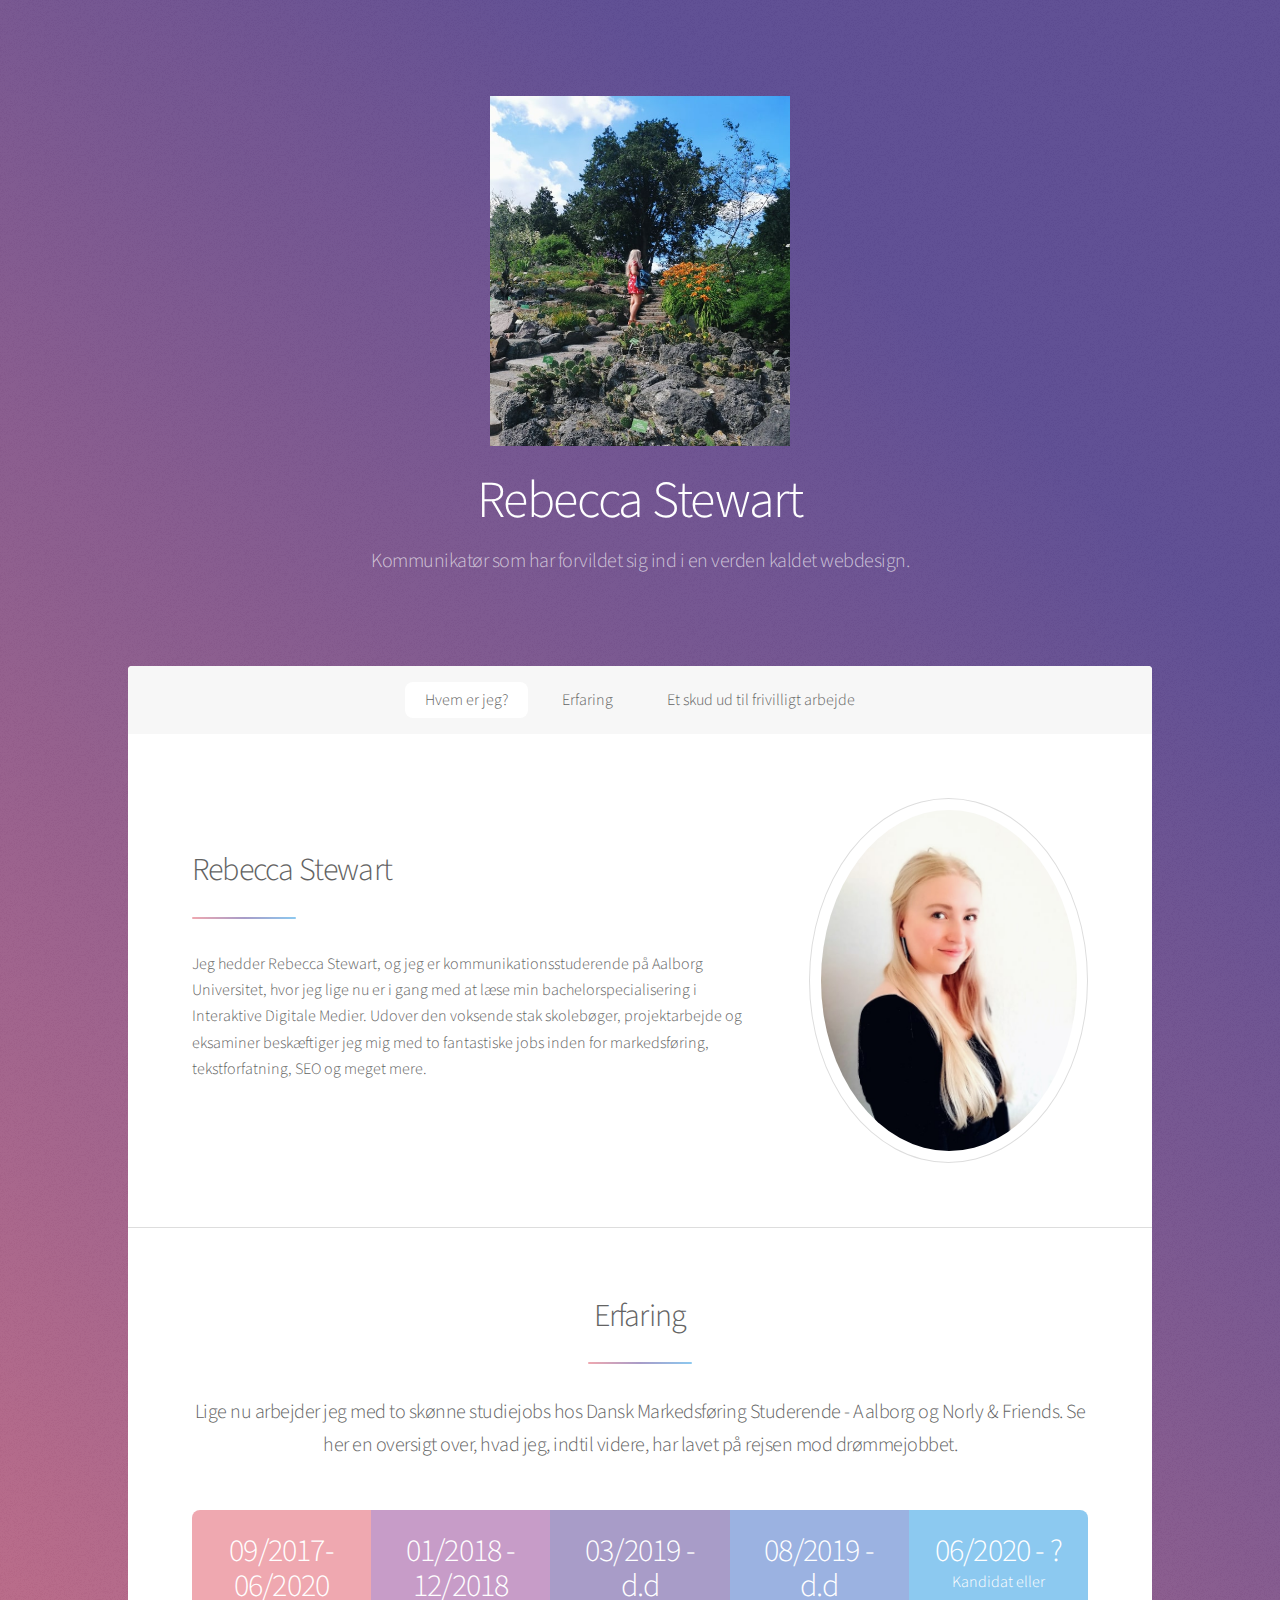
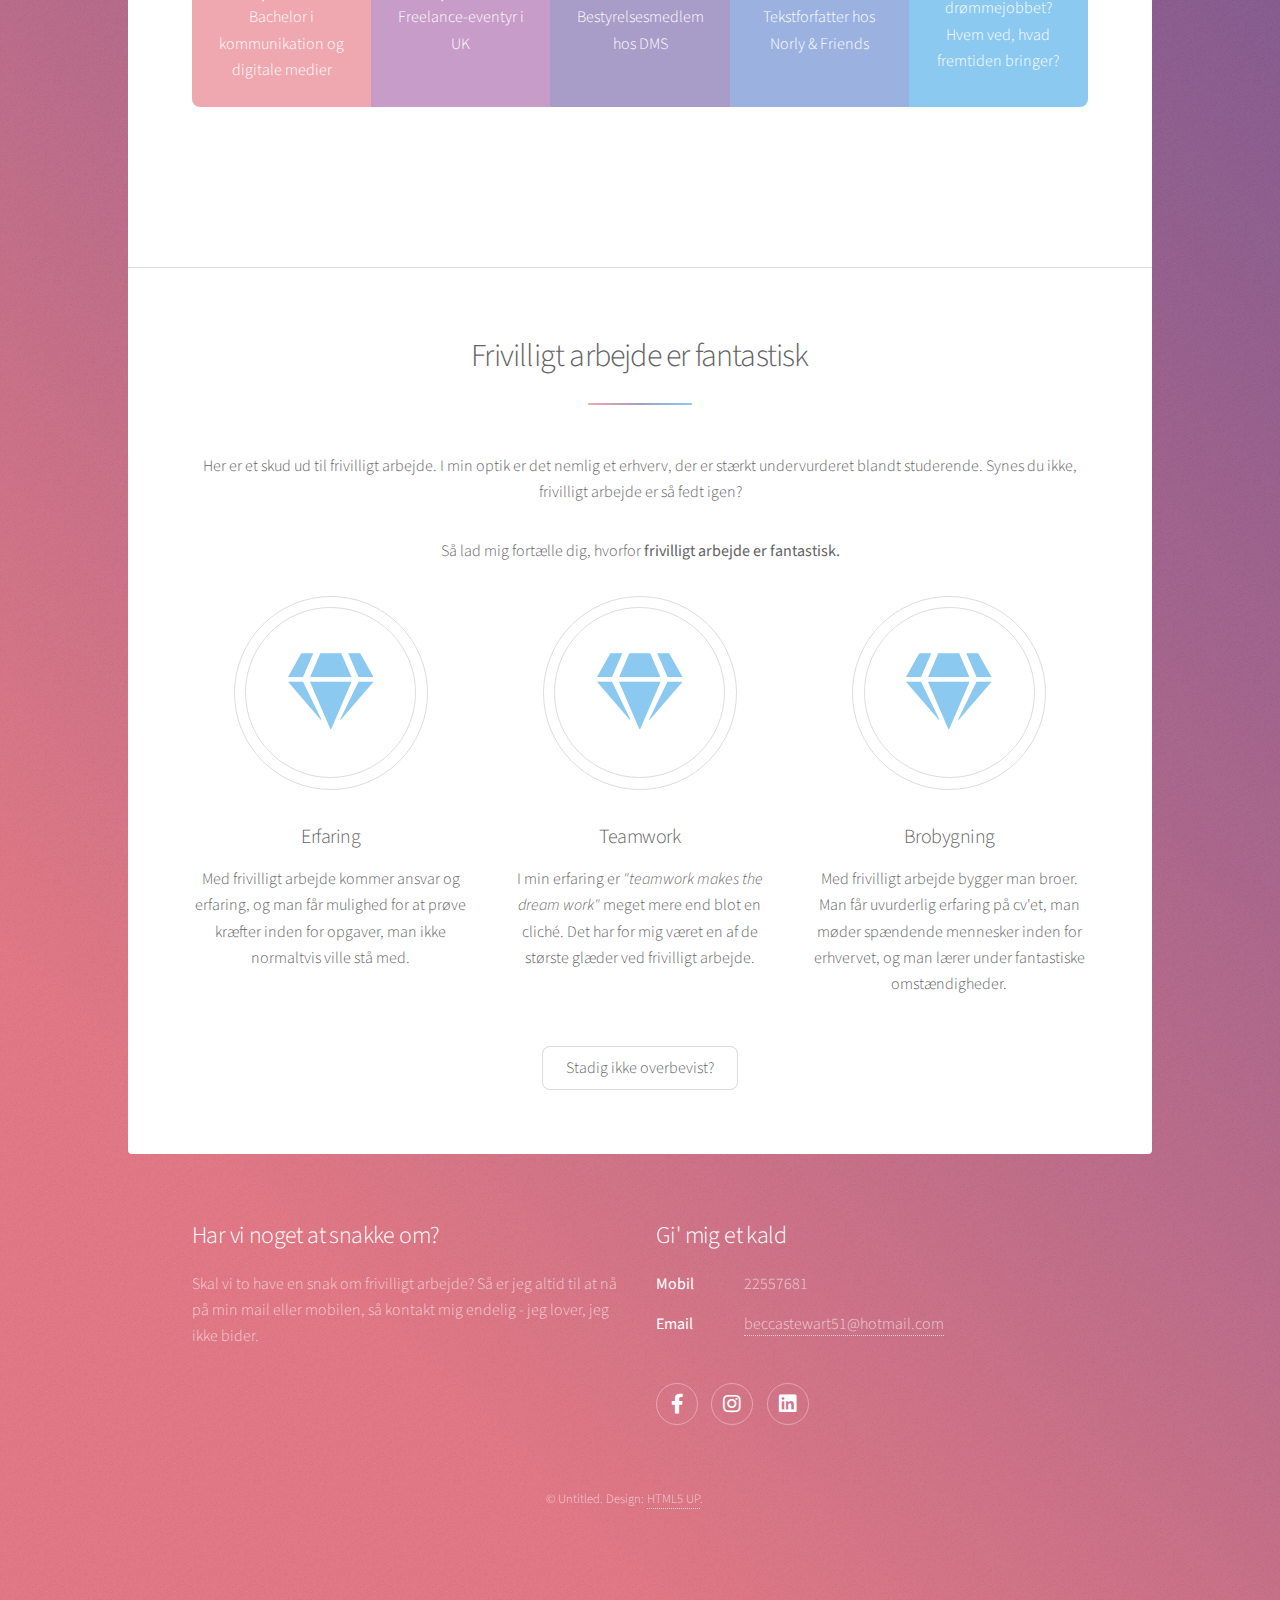
<file: index.html>
<!DOCTYPE HTML>
<!--
	Stellar by HTML5 UP
	html5up.net | @ajlkn
	Free for personal and commercial use under the CCA 3.0 license (html5up.net/license)
-->
<html>
	<head>
		<title>Rebecca Stewart</title>
		<meta charset="utf-8" />
		<meta name="viewport" content="width=device-width, initial-scale=1, user-scalable=no" />
		<link rel="stylesheet" href="assets/css/main.css" />
		<noscript><link rel="stylesheet" href="assets/css/noscript.css" /></noscript>
	</head>
	<body class="is-preload">

		<!-- Wrapper -->
			<div id="wrapper">

				<!-- Header -->
					<header id="header" class="alt">
						<span class="logo"><img src="images/adventure.jpg" alt=""></span>
						<h1>Rebecca Stewart</h1>
						<p>Kommunikatør som har forvildet sig ind i en verden kaldet webdesign.</p>
					</header>

				<!-- Nav -->
					<nav id="nav">
						<ul>
							<li><a href="#intro" class="active">Hvem er jeg?</a></li>
							<li><a href="#first">Erfaring</a></li>
							<li><a href="#second">Et skud ud til frivilligt arbejde</a></li>
						</ul>
					</nav>

				<!-- Main -->
					<div id="main">

						<!-- Introduction -->
							<section id="intro" class="main">
								<div class="spotlight">
									<div class="content">
										<header class="major">
											<h2>Rebecca Stewart</h2>
										</header>
										<p>Jeg hedder Rebecca Stewart, og jeg er kommunikationsstuderende på Aalborg Universitet, hvor jeg lige nu er i gang med at læse min bachelorspecialisering i Interaktive Digitale Medier. Udover den voksende stak skolebøger, projektarbejde og eksaminer beskæftiger jeg mig med to fantastiske jobs inden for markedsføring, tekstforfatning, SEO og meget mere.</p>
										<ul class="actions">
										</ul>
									</div>
									<span class="image"><img src="images/picofme.jpg" alt="" /></span>
								</div>
							</section>

						<!-- First Section -->
						<section id="first" class="main special">
							<header class="major">
								<h2>Erfaring</h2>
								<p>Lige nu arbejder jeg med to skønne studiejobs hos Dansk Markedsføring Studerende - Aalborg og Norly & Friends. Se her en oversigt over, hvad jeg, indtil videre, har lavet på rejsen mod drømmejobbet.<br />
								</p>
							</header>
							<ul class="statistics">
								<li class="style1">
									<span></span>
									<strong>09/2017-06/2020</strong> Bachelor i kommunikation og digitale medier
								</li>
								<li class="style2">
									<span></span>
									<strong>01/2018 - 12/2018</strong> Freelance-eventyr i UK
								</li>
								<li class="style3">
									<span></span>
									<strong>03/2019 - d.d </strong> Bestyrelsesmedlem hos DMS
								</li>
								<li class="style4">
									<span></span>
									<strong>08/2019 - d.d</strong> Tekstforfatter hos Norly & Friends
								</li>
								<li class="style5">
									<span></span>
									<strong>06/2020 - ?</strong> Kandidat eller drømmejobbet? Hvem ved, hvad fremtiden bringer?
								</li>
							</ul>
							<p class="content"></p>
							<footer class="major">
								<ul class="actions special">
								</ul>
							</footer>
						</section>



						<!-- Second Section -->
						<section id="second" class="main special">
							<header class="major">
								<h2>Frivilligt arbejde er fantastisk</h2>
							</header>
							<p>Her er et skud ud til frivilligt arbejde. I min optik er det nemlig et erhverv, der er stærkt undervurderet blandt studerende. Synes du ikke, frivilligt arbejde er så fedt igen?</p>
							<p> Så lad mig fortælle dig, hvorfor <b>frivilligt arbejde er fantastisk.</b> </p>
							<ul class="features">
								<li>
									<span class="icon solid major style5 fa-gem"></span>
									<h3>Erfaring</h3>
									<p>Med frivilligt arbejde kommer ansvar og erfaring, og man får mulighed for at prøve kræfter inden for opgaver, man ikke normaltvis ville stå med.</p>
								</li>
								<li>
									<span class="icon solid major style5 fa-gem"></span>
									<h3>Teamwork</h3>
									<p>I min erfaring er <i>"teamwork makes the dream work"</i> meget mere end blot en cliché. Det har for mig været en af de største glæder ved frivilligt arbejde.</p>
								</li>
								<li>
									<span class="icon solid major style5 fa-gem"></span>
									<h3>Brobygning</h3>
									<p>Med frivilligt arbejde bygger man broer. Man får uvurderlig erfaring på cv'et, man møder spændende mennesker inden for erhvervet, og man lærer under fantastiske omstændigheder.</p>
								</li>
							</ul>
							<footer class="major">
								<ul class="actions special">
									<li><a href="generic.html" class="button">Stadig ikke overbevist?</a></li>
								</ul>
							</footer>
						</section>

						<!-- Get Started -->

					</div>

				<!-- Footer -->
				<footer id="footer">
					<section>
						<h2>Har vi noget at snakke om?</h2>
						<p>Skal vi to have en snak om frivilligt arbejde? Så er jeg altid til at nå på min mail eller mobilen, så kontakt mig endelig - jeg lover, jeg ikke bider.</p>
					</section>
					<section>
						<h2>Gi' mig et kald</h2>
						<dl class="alt">
							<dt>Mobil</dt>
							<dd>22557681</dd>
							<dt>Email</dt>
							<dd><a href="#">beccastewart51@hotmail.com</a></dd>
						</dl>
						<ul class="icons">
							<li><a href="https://www.facebook.com/rebecca.stewart.94695" class="icon brands fa-facebook-f alt"><span class="label">Facebook</span></a></li>
							<li><a href="https://www.instagram.com/beccalstewart/" class="icon brands fa-instagram alt"><span class="label">Instagram</span></a></li>
							<li><a href="https://www.linkedin.com/in/rebecca-stewart-632274124/" class="icon brands fa-linkedin alt"><span class="label">linkedin</span></a></li>
						</ul>
					</section>
					<p class="copyright">&copy; Untitled. Design: <a href="https://html5up.net">HTML5 UP</a>.</p>
				</footer>

			</div>

		<!-- Scripts -->
			<script src="assets/js/jquery.min.js"></script>
			<script src="assets/js/jquery.scrollex.min.js"></script>
			<script src="assets/js/jquery.scrolly.min.js"></script>
			<script src="assets/js/browser.min.js"></script>
			<script src="assets/js/breakpoints.min.js"></script>
			<script src="assets/js/util.js"></script>
			<script src="assets/js/main.js"></script>

	</body>
</html>
</file>
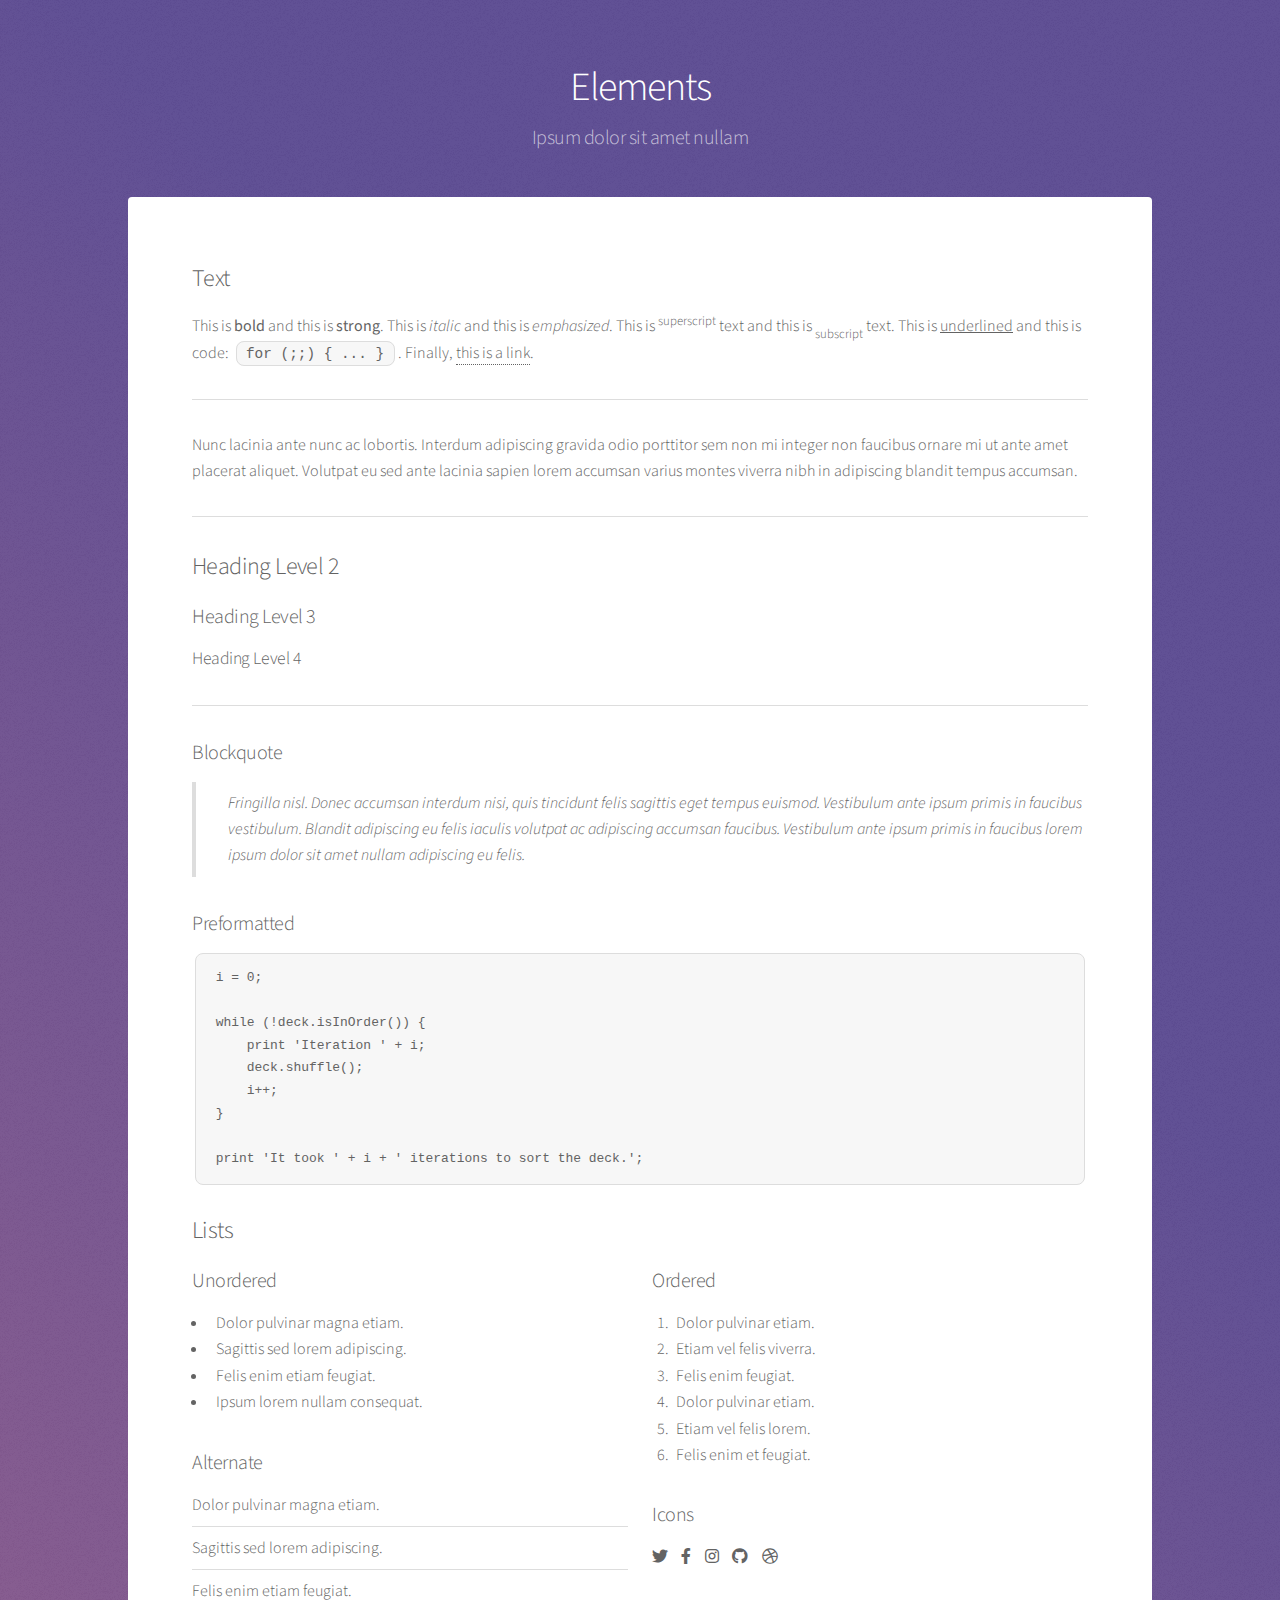
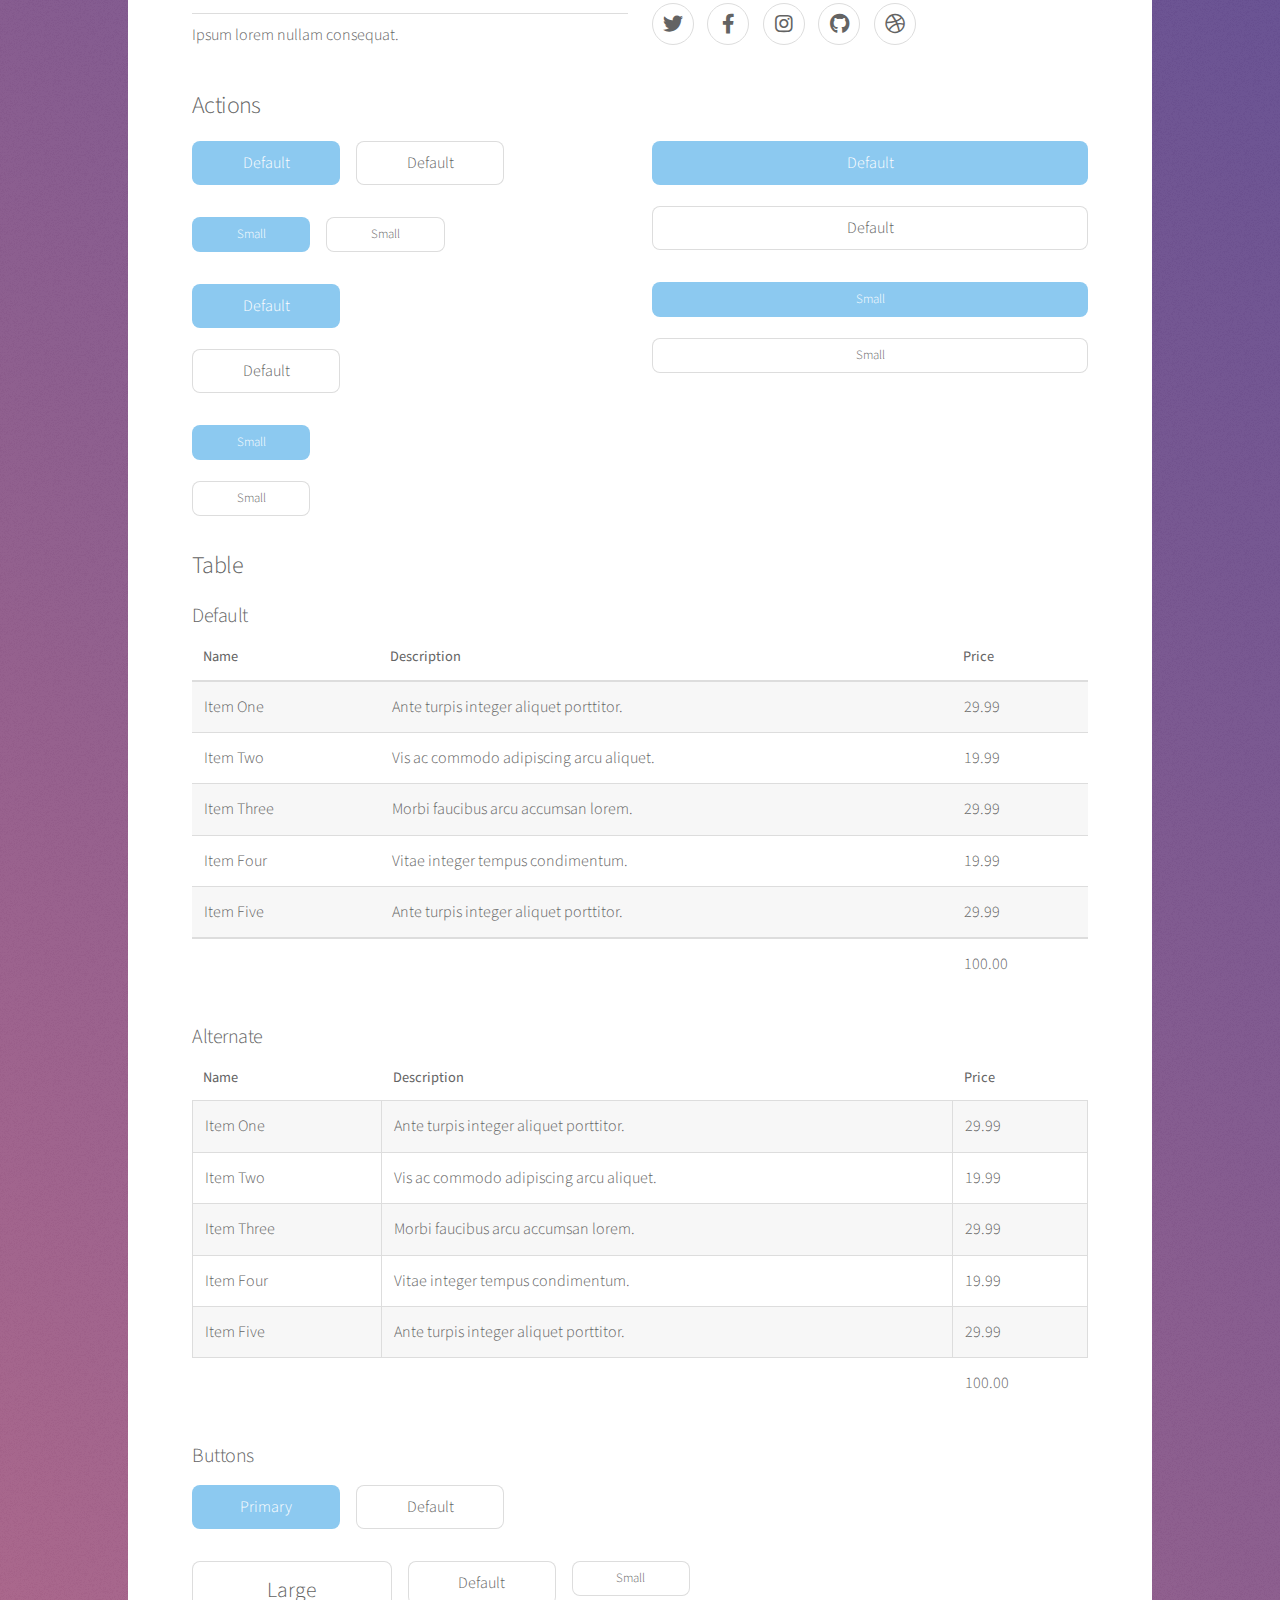
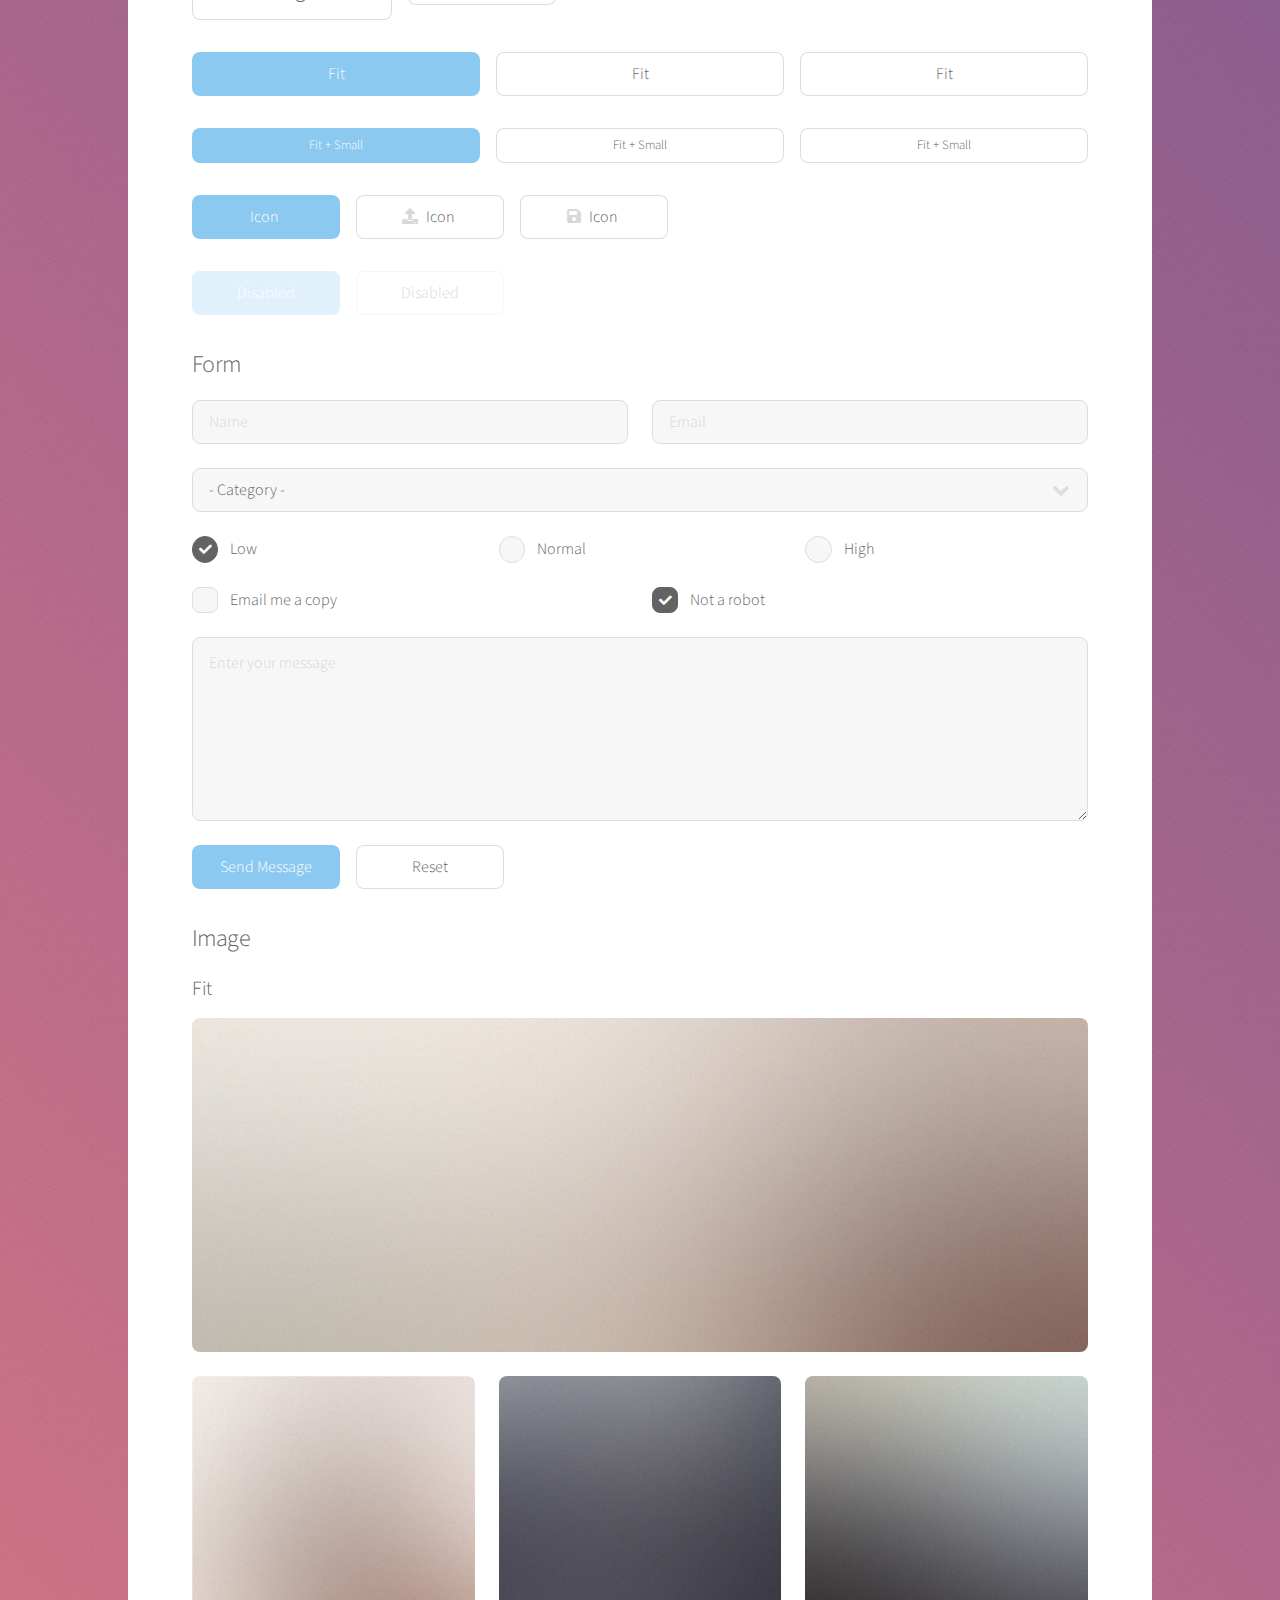
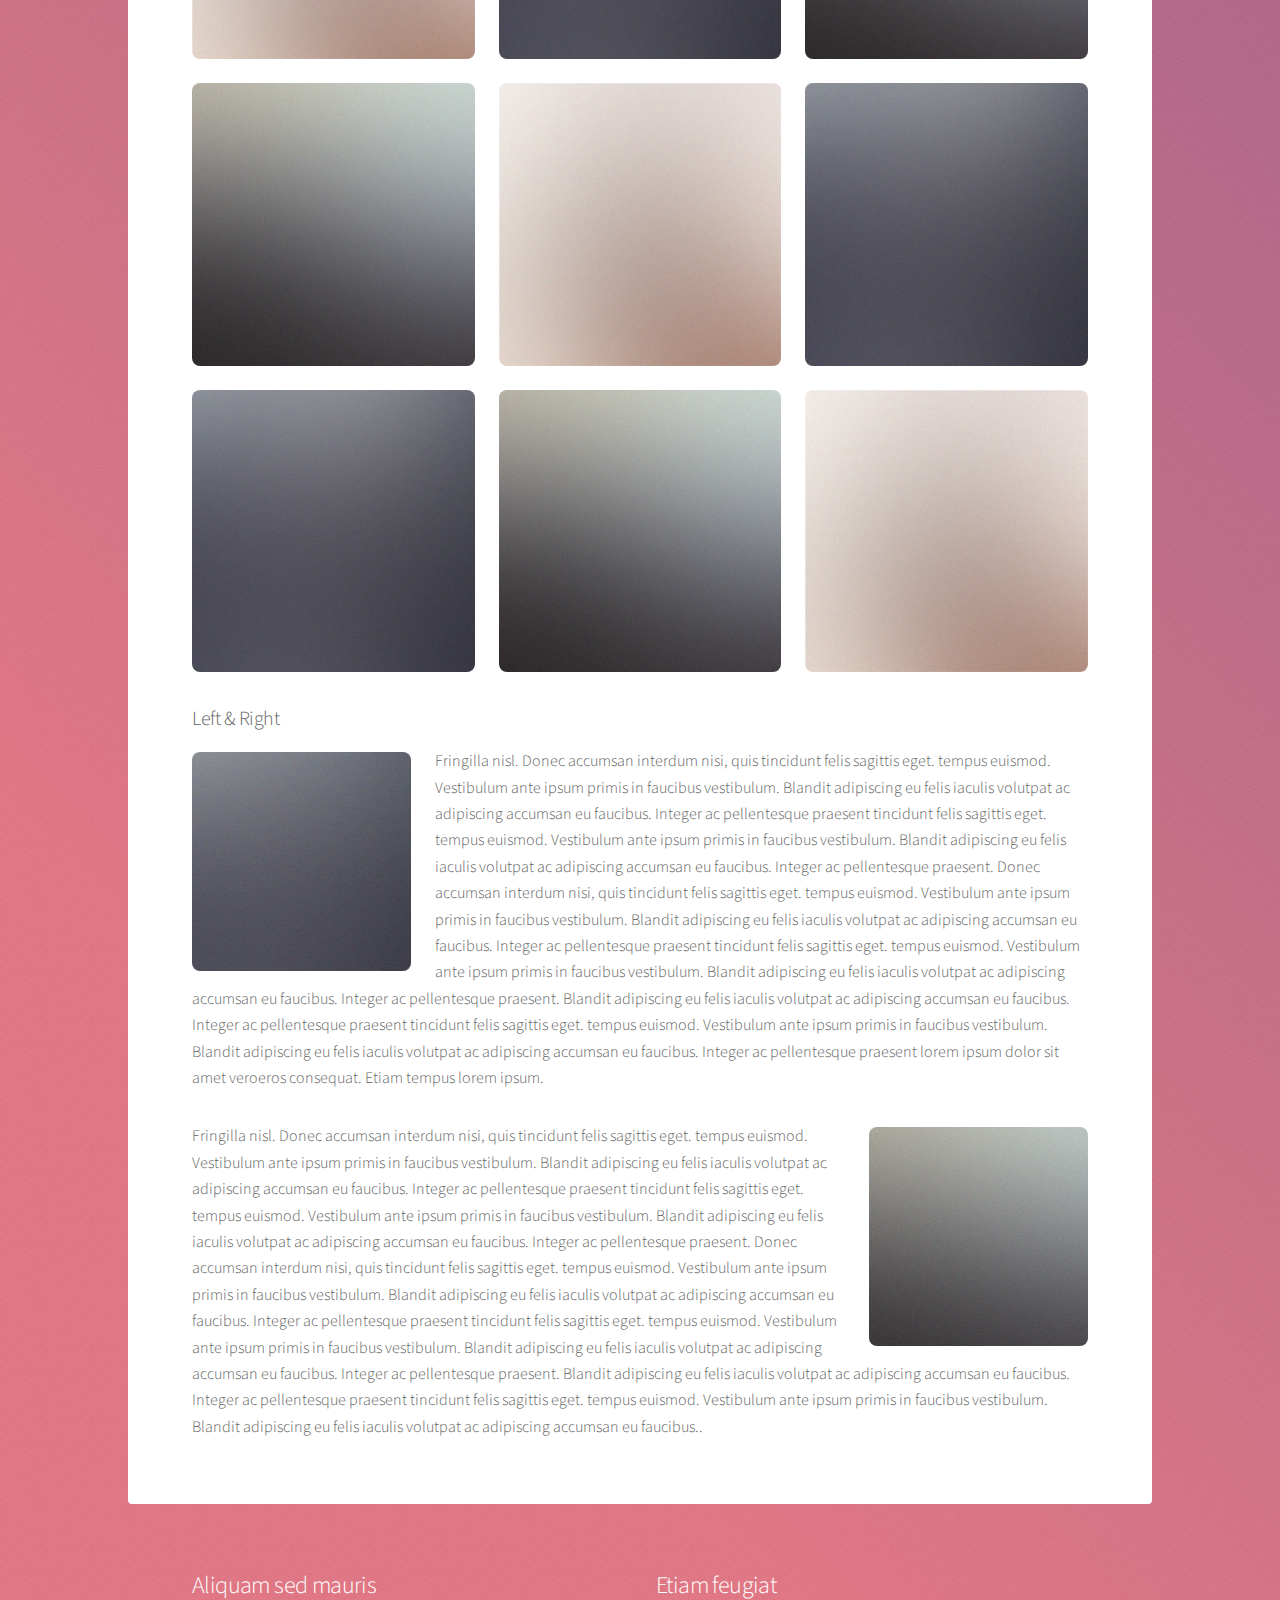
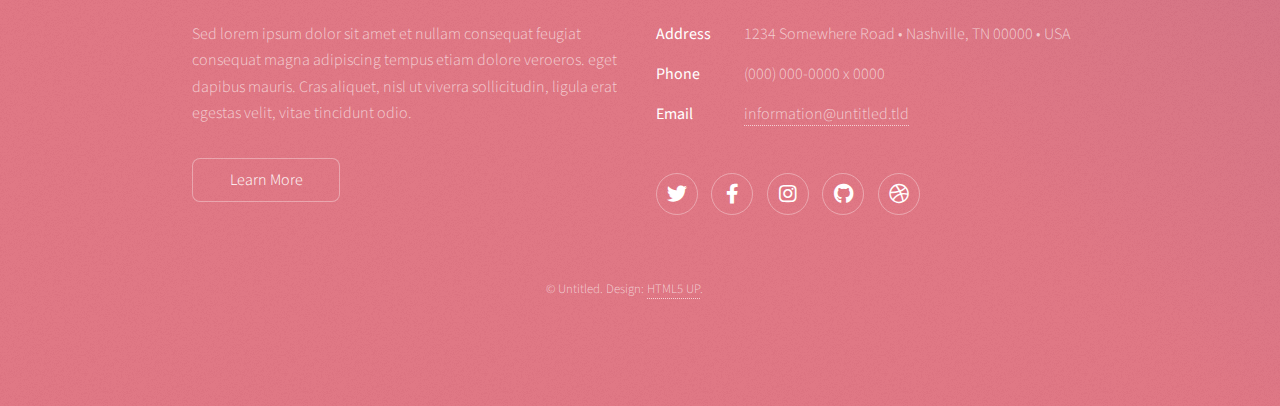
<file: elements.html>
<!DOCTYPE HTML>
<!--
	Stellar by HTML5 UP
	html5up.net | @ajlkn
	Free for personal and commercial use under the CCA 3.0 license (html5up.net/license)
-->
<html>
	<head>
		<title>Elements - Stellar by HTML5 UP</title>
		<meta charset="utf-8" />
		<meta name="viewport" content="width=device-width, initial-scale=1, user-scalable=no" />
		<link rel="stylesheet" href="assets/css/main.css" />
		<noscript><link rel="stylesheet" href="assets/css/noscript.css" /></noscript>
	</head>
	<body class="is-preload">

		<!-- Wrapper -->
			<div id="wrapper">

				<!-- Header -->
					<header id="header">
						<h1>Elements</h1>
						<p>Ipsum dolor sit amet nullam</p>
					</header>

				<!-- Main -->
					<div id="main">

						<!-- Content -->
							<section id="content" class="main">

								<!-- Text -->
									<section>
										<h2>Text</h2>
										<p>This is <b>bold</b> and this is <strong>strong</strong>. This is <i>italic</i> and this is <em>emphasized</em>.
										This is <sup>superscript</sup> text and this is <sub>subscript</sub> text.
										This is <u>underlined</u> and this is code: <code>for (;;) { ... }</code>. Finally, <a href="#">this is a link</a>.</p>
										<hr />
										<p>Nunc lacinia ante nunc ac lobortis. Interdum adipiscing gravida odio porttitor sem non mi integer non faucibus ornare mi ut ante amet placerat aliquet. Volutpat eu sed ante lacinia sapien lorem accumsan varius montes viverra nibh in adipiscing blandit tempus accumsan.</p>
										<hr />
										<h2>Heading Level 2</h2>
										<h3>Heading Level 3</h3>
										<h4>Heading Level 4</h4>
										<hr />
										<h3>Blockquote</h3>
										<blockquote>Fringilla nisl. Donec accumsan interdum nisi, quis tincidunt felis sagittis eget tempus euismod. Vestibulum ante ipsum primis in faucibus vestibulum. Blandit adipiscing eu felis iaculis volutpat ac adipiscing accumsan faucibus. Vestibulum ante ipsum primis in faucibus lorem ipsum dolor sit amet nullam adipiscing eu felis.</blockquote>
										<h3>Preformatted</h3>
										<pre><code>i = 0;

while (!deck.isInOrder()) {
    print 'Iteration ' + i;
    deck.shuffle();
    i++;
}

print 'It took ' + i + ' iterations to sort the deck.';</code></pre>
									</section>

								<!-- Lists -->
									<section>
										<h2>Lists</h2>
										<div class="row">
											<div class="col-6 col-12-medium">
												<h3>Unordered</h3>
												<ul>
													<li>Dolor pulvinar magna etiam.</li>
													<li>Sagittis sed lorem adipiscing.</li>
													<li>Felis enim etiam feugiat.</li>
													<li>Ipsum lorem nullam consequat.</li>
												</ul>
												<h3>Alternate</h3>
												<ul class="alt">
													<li>Dolor pulvinar magna etiam.</li>
													<li>Sagittis sed lorem adipiscing.</li>
													<li>Felis enim etiam feugiat.</li>
													<li>Ipsum lorem nullam consequat.</li>
												</ul>
											</div>
											<div class="col-6 col-12-medium">
												<h3>Ordered</h3>
												<ol>
													<li>Dolor pulvinar etiam.</li>
													<li>Etiam vel felis viverra.</li>
													<li>Felis enim feugiat.</li>
													<li>Dolor pulvinar etiam.</li>
													<li>Etiam vel felis lorem.</li>
													<li>Felis enim et feugiat.</li>
												</ol>
												<h3>Icons</h3>
												<ul class="icons">
													<li><a href="#" class="icon brands fa-twitter"><span class="label">Twitter</span></a></li>
													<li><a href="#" class="icon brands fa-facebook-f"><span class="label">Facebook</span></a></li>
													<li><a href="#" class="icon brands fa-instagram"><span class="label">Instagram</span></a></li>
													<li><a href="#" class="icon brands fa-github"><span class="label">GitHub</span></a></li>
													<li><a href="#" class="icon brands fa-dribbble"><span class="label">Dribbble</span></a></li>
												</ul>
												<ul class="icons">
													<li><a href="#" class="icon brands alt fa-twitter"><span class="label">Twitter</span></a></li>
													<li><a href="#" class="icon brands alt fa-facebook-f"><span class="label">Facebook</span></a></li>
													<li><a href="#" class="icon brands alt fa-instagram"><span class="label">Instagram</span></a></li>
													<li><a href="#" class="icon brands alt fa-github"><span class="label">GitHub</span></a></li>
													<li><a href="#" class="icon brands alt fa-dribbble"><span class="label">Dribbble</span></a></li>
												</ul>
											</div>
										</div>
										<h2>Actions</h2>
										<div class="row">
											<div class="col-6 col-12-medium">
												<ul class="actions">
													<li><a href="#" class="button primary">Default</a></li>
													<li><a href="#" class="button">Default</a></li>
												</ul>
												<ul class="actions small">
													<li><a href="#" class="button primary small">Small</a></li>
													<li><a href="#" class="button small">Small</a></li>
												</ul>
												<ul class="actions stacked">
													<li><a href="#" class="button primary">Default</a></li>
													<li><a href="#" class="button">Default</a></li>
												</ul>
												<ul class="actions stacked">
													<li><a href="#" class="button primary small">Small</a></li>
													<li><a href="#" class="button small">Small</a></li>
												</ul>
											</div>
											<div class="col-6 col-12-medium">
												<ul class="actions stacked">
													<li><a href="#" class="button primary fit">Default</a></li>
													<li><a href="#" class="button fit">Default</a></li>
												</ul>
												<ul class="actions stacked">
													<li><a href="#" class="button primary small fit">Small</a></li>
													<li><a href="#" class="button small fit">Small</a></li>
												</ul>
											</div>
										</div>
									</section>

								<!-- Table -->
									<section>
										<h2>Table</h2>
										<h3>Default</h3>
										<div class="table-wrapper">
											<table>
												<thead>
													<tr>
														<th>Name</th>
														<th>Description</th>
														<th>Price</th>
													</tr>
												</thead>
												<tbody>
													<tr>
														<td>Item One</td>
														<td>Ante turpis integer aliquet porttitor.</td>
														<td>29.99</td>
													</tr>
													<tr>
														<td>Item Two</td>
														<td>Vis ac commodo adipiscing arcu aliquet.</td>
														<td>19.99</td>
													</tr>
													<tr>
														<td>Item Three</td>
														<td> Morbi faucibus arcu accumsan lorem.</td>
														<td>29.99</td>
													</tr>
													<tr>
														<td>Item Four</td>
														<td>Vitae integer tempus condimentum.</td>
														<td>19.99</td>
													</tr>
													<tr>
														<td>Item Five</td>
														<td>Ante turpis integer aliquet porttitor.</td>
														<td>29.99</td>
													</tr>
												</tbody>
												<tfoot>
													<tr>
														<td colspan="2"></td>
														<td>100.00</td>
													</tr>
												</tfoot>
											</table>
										</div>

										<h3>Alternate</h3>
										<div class="table-wrapper">
											<table class="alt">
												<thead>
													<tr>
														<th>Name</th>
														<th>Description</th>
														<th>Price</th>
													</tr>
												</thead>
												<tbody>
													<tr>
														<td>Item One</td>
														<td>Ante turpis integer aliquet porttitor.</td>
														<td>29.99</td>
													</tr>
													<tr>
														<td>Item Two</td>
														<td>Vis ac commodo adipiscing arcu aliquet.</td>
														<td>19.99</td>
													</tr>
													<tr>
														<td>Item Three</td>
														<td> Morbi faucibus arcu accumsan lorem.</td>
														<td>29.99</td>
													</tr>
													<tr>
														<td>Item Four</td>
														<td>Vitae integer tempus condimentum.</td>
														<td>19.99</td>
													</tr>
													<tr>
														<td>Item Five</td>
														<td>Ante turpis integer aliquet porttitor.</td>
														<td>29.99</td>
													</tr>
												</tbody>
												<tfoot>
													<tr>
														<td colspan="2"></td>
														<td>100.00</td>
													</tr>
												</tfoot>
											</table>
										</div>
									</section>

								<!-- Buttons -->
									<section>
										<h3>Buttons</h3>
										<ul class="actions">
											<li><a href="#" class="button primary">Primary</a></li>
											<li><a href="#" class="button">Default</a></li>
										</ul>
										<ul class="actions">
											<li><a href="#" class="button large">Large</a></li>
											<li><a href="#" class="button">Default</a></li>
											<li><a href="#" class="button small">Small</a></li>
										</ul>
										<ul class="actions fit">
											<li><a href="#" class="button primary fit">Fit</a></li>
											<li><a href="#" class="button fit">Fit</a></li>
											<li><a href="#" class="button fit">Fit</a></li>
										</ul>
										<ul class="actions fit small">
											<li><a href="#" class="button primary fit small">Fit + Small</a></li>
											<li><a href="#" class="button fit small">Fit + Small</a></li>
											<li><a href="#" class="button fit small">Fit + Small</a></li>
										</ul>
										<ul class="actions">
											<li><a href="#" class="button primary icon solidfa-download">Icon</a></li>
											<li><a href="#" class="button icon solid fa-upload">Icon</a></li>
											<li><a href="#" class="button icon solid fa-save">Icon</a></li>
										</ul>
										<ul class="actions">
											<li><span class="button primary disabled">Disabled</span></li>
											<li><span class="button disabled">Disabled</span></li>
										</ul>
									</section>

								<!-- Form -->
									<section>
										<h2>Form</h2>
										<form method="post" action="#">
											<div class="row gtr-uniform">
												<div class="col-6 col-12-xsmall">
													<input type="text" name="demo-name" id="demo-name" value="" placeholder="Name" />
												</div>
												<div class="col-6 col-12-xsmall">
													<input type="email" name="demo-email" id="demo-email" value="" placeholder="Email" />
												</div>
												<div class="col-12">
													<select name="demo-category" id="demo-category">
														<option value="">- Category -</option>
														<option value="1">Manufacturing</option>
														<option value="1">Shipping</option>
														<option value="1">Administration</option>
														<option value="1">Human Resources</option>
													</select>
												</div>
												<div class="col-4 col-12-small">
													<input type="radio" id="demo-priority-low" name="demo-priority" checked>
													<label for="demo-priority-low">Low</label>
												</div>
												<div class="col-4 col-12-small">
													<input type="radio" id="demo-priority-normal" name="demo-priority">
													<label for="demo-priority-normal">Normal</label>
												</div>
												<div class="col-4 col-12-small">
													<input type="radio" id="demo-priority-high" name="demo-priority">
													<label for="demo-priority-high">High</label>
												</div>
												<div class="col-6 col-12-small">
													<input type="checkbox" id="demo-copy" name="demo-copy">
													<label for="demo-copy">Email me a copy</label>
												</div>
												<div class="col-6 col-12-small">
													<input type="checkbox" id="demo-human" name="demo-human" checked>
													<label for="demo-human">Not a robot</label>
												</div>
												<div class="col-12">
													<textarea name="demo-message" id="demo-message" placeholder="Enter your message" rows="6"></textarea>
												</div>
												<div class="col-12">
													<ul class="actions">
														<li><input type="submit" value="Send Message" class="primary" /></li>
														<li><input type="reset" value="Reset" /></li>
													</ul>
												</div>
											</div>
										</form>
									</section>

								<!-- Image -->
									<section>
										<h2>Image</h2>
										<h3>Fit</h3>
										<div class="box alt">
											<div class="row gtr-uniform">
												<div class="col-12"><span class="image fit"><img src="images/pic04.jpg" alt="" /></span></div>
												<div class="col-4"><span class="image fit"><img src="images/pic01.jpg" alt="" /></span></div>
												<div class="col-4"><span class="image fit"><img src="images/pic02.jpg" alt="" /></span></div>
												<div class="col-4"><span class="image fit"><img src="images/pic03.jpg" alt="" /></span></div>
												<div class="col-4"><span class="image fit"><img src="images/pic03.jpg" alt="" /></span></div>
												<div class="col-4"><span class="image fit"><img src="images/pic01.jpg" alt="" /></span></div>
												<div class="col-4"><span class="image fit"><img src="images/pic02.jpg" alt="" /></span></div>
												<div class="col-4"><span class="image fit"><img src="images/pic02.jpg" alt="" /></span></div>
												<div class="col-4"><span class="image fit"><img src="images/pic03.jpg" alt="" /></span></div>
												<div class="col-4"><span class="image fit"><img src="images/pic01.jpg" alt="" /></span></div>
											</div>
										</div>
										<h3>Left &amp; Right</h3>
										<p><span class="image left"><img src="images/pic05.jpg" alt="" /></span>Fringilla nisl. Donec accumsan interdum nisi, quis tincidunt felis sagittis eget. tempus euismod. Vestibulum ante ipsum primis in faucibus vestibulum. Blandit adipiscing eu felis iaculis volutpat ac adipiscing accumsan eu faucibus. Integer ac pellentesque praesent tincidunt felis sagittis eget. tempus euismod. Vestibulum ante ipsum primis in faucibus vestibulum. Blandit adipiscing eu felis iaculis volutpat ac adipiscing accumsan eu faucibus. Integer ac pellentesque praesent. Donec accumsan interdum nisi, quis tincidunt felis sagittis eget. tempus euismod. Vestibulum ante ipsum primis in faucibus vestibulum. Blandit adipiscing eu felis iaculis volutpat ac adipiscing accumsan eu faucibus. Integer ac pellentesque praesent tincidunt felis sagittis eget. tempus euismod. Vestibulum ante ipsum primis in faucibus vestibulum. Blandit adipiscing eu felis iaculis volutpat ac adipiscing accumsan eu faucibus. Integer ac pellentesque praesent. Blandit adipiscing eu felis iaculis volutpat ac adipiscing accumsan eu faucibus. Integer ac pellentesque praesent tincidunt felis sagittis eget. tempus euismod. Vestibulum ante ipsum primis in faucibus vestibulum. Blandit adipiscing eu felis iaculis volutpat ac adipiscing accumsan eu faucibus. Integer ac pellentesque praesent lorem ipsum dolor sit amet veroeros consequat. Etiam tempus lorem ipsum.</p>
										<p><span class="image right"><img src="images/pic06.jpg" alt="" /></span>Fringilla nisl. Donec accumsan interdum nisi, quis tincidunt felis sagittis eget. tempus euismod. Vestibulum ante ipsum primis in faucibus vestibulum. Blandit adipiscing eu felis iaculis volutpat ac adipiscing accumsan eu faucibus. Integer ac pellentesque praesent tincidunt felis sagittis eget. tempus euismod. Vestibulum ante ipsum primis in faucibus vestibulum. Blandit adipiscing eu felis iaculis volutpat ac adipiscing accumsan eu faucibus. Integer ac pellentesque praesent. Donec accumsan interdum nisi, quis tincidunt felis sagittis eget. tempus euismod. Vestibulum ante ipsum primis in faucibus vestibulum. Blandit adipiscing eu felis iaculis volutpat ac adipiscing accumsan eu faucibus. Integer ac pellentesque praesent tincidunt felis sagittis eget. tempus euismod. Vestibulum ante ipsum primis in faucibus vestibulum. Blandit adipiscing eu felis iaculis volutpat ac adipiscing accumsan eu faucibus. Integer ac pellentesque praesent. Blandit adipiscing eu felis iaculis volutpat ac adipiscing accumsan eu faucibus. Integer ac pellentesque praesent tincidunt felis sagittis eget. tempus euismod. Vestibulum ante ipsum primis in faucibus vestibulum. Blandit adipiscing eu felis iaculis volutpat ac adipiscing accumsan eu faucibus..</p>
									</section>

							</section>

					</div>

				<!-- Footer -->
					<footer id="footer">
						<section>
							<h2>Aliquam sed mauris</h2>
							<p>Sed lorem ipsum dolor sit amet et nullam consequat feugiat consequat magna adipiscing tempus etiam dolore veroeros. eget dapibus mauris. Cras aliquet, nisl ut viverra sollicitudin, ligula erat egestas velit, vitae tincidunt odio.</p>
							<ul class="actions">
								<li><a href="#" class="button">Learn More</a></li>
							</ul>
						</section>
						<section>
							<h2>Etiam feugiat</h2>
							<dl class="alt">
								<dt>Address</dt>
								<dd>1234 Somewhere Road &bull; Nashville, TN 00000 &bull; USA</dd>
								<dt>Phone</dt>
								<dd>(000) 000-0000 x 0000</dd>
								<dt>Email</dt>
								<dd><a href="#">information@untitled.tld</a></dd>
							</dl>
							<ul class="icons">
								<li><a href="#" class="icon brands fa-twitter alt"><span class="label">Twitter</span></a></li>
								<li><a href="#" class="icon brands fa-facebook-f alt"><span class="label">Facebook</span></a></li>
								<li><a href="#" class="icon brands fa-instagram alt"><span class="label">Instagram</span></a></li>
								<li><a href="#" class="icon brands fa-github alt"><span class="label">GitHub</span></a></li>
								<li><a href="#" class="icon brands fa-dribbble alt"><span class="label">Dribbble</span></a></li>
							</ul>
						</section>
						<p class="copyright">&copy; Untitled. Design: <a href="https://html5up.net">HTML5 UP</a>.</p>
					</footer>

			</div>

		<!-- Scripts -->
			<script src="assets/js/jquery.min.js"></script>
			<script src="assets/js/jquery.scrollex.min.js"></script>
			<script src="assets/js/jquery.scrolly.min.js"></script>
			<script src="assets/js/browser.min.js"></script>
			<script src="assets/js/breakpoints.min.js"></script>
			<script src="assets/js/util.js"></script>
			<script src="assets/js/main.js"></script>

	</body>
</html>
</file>
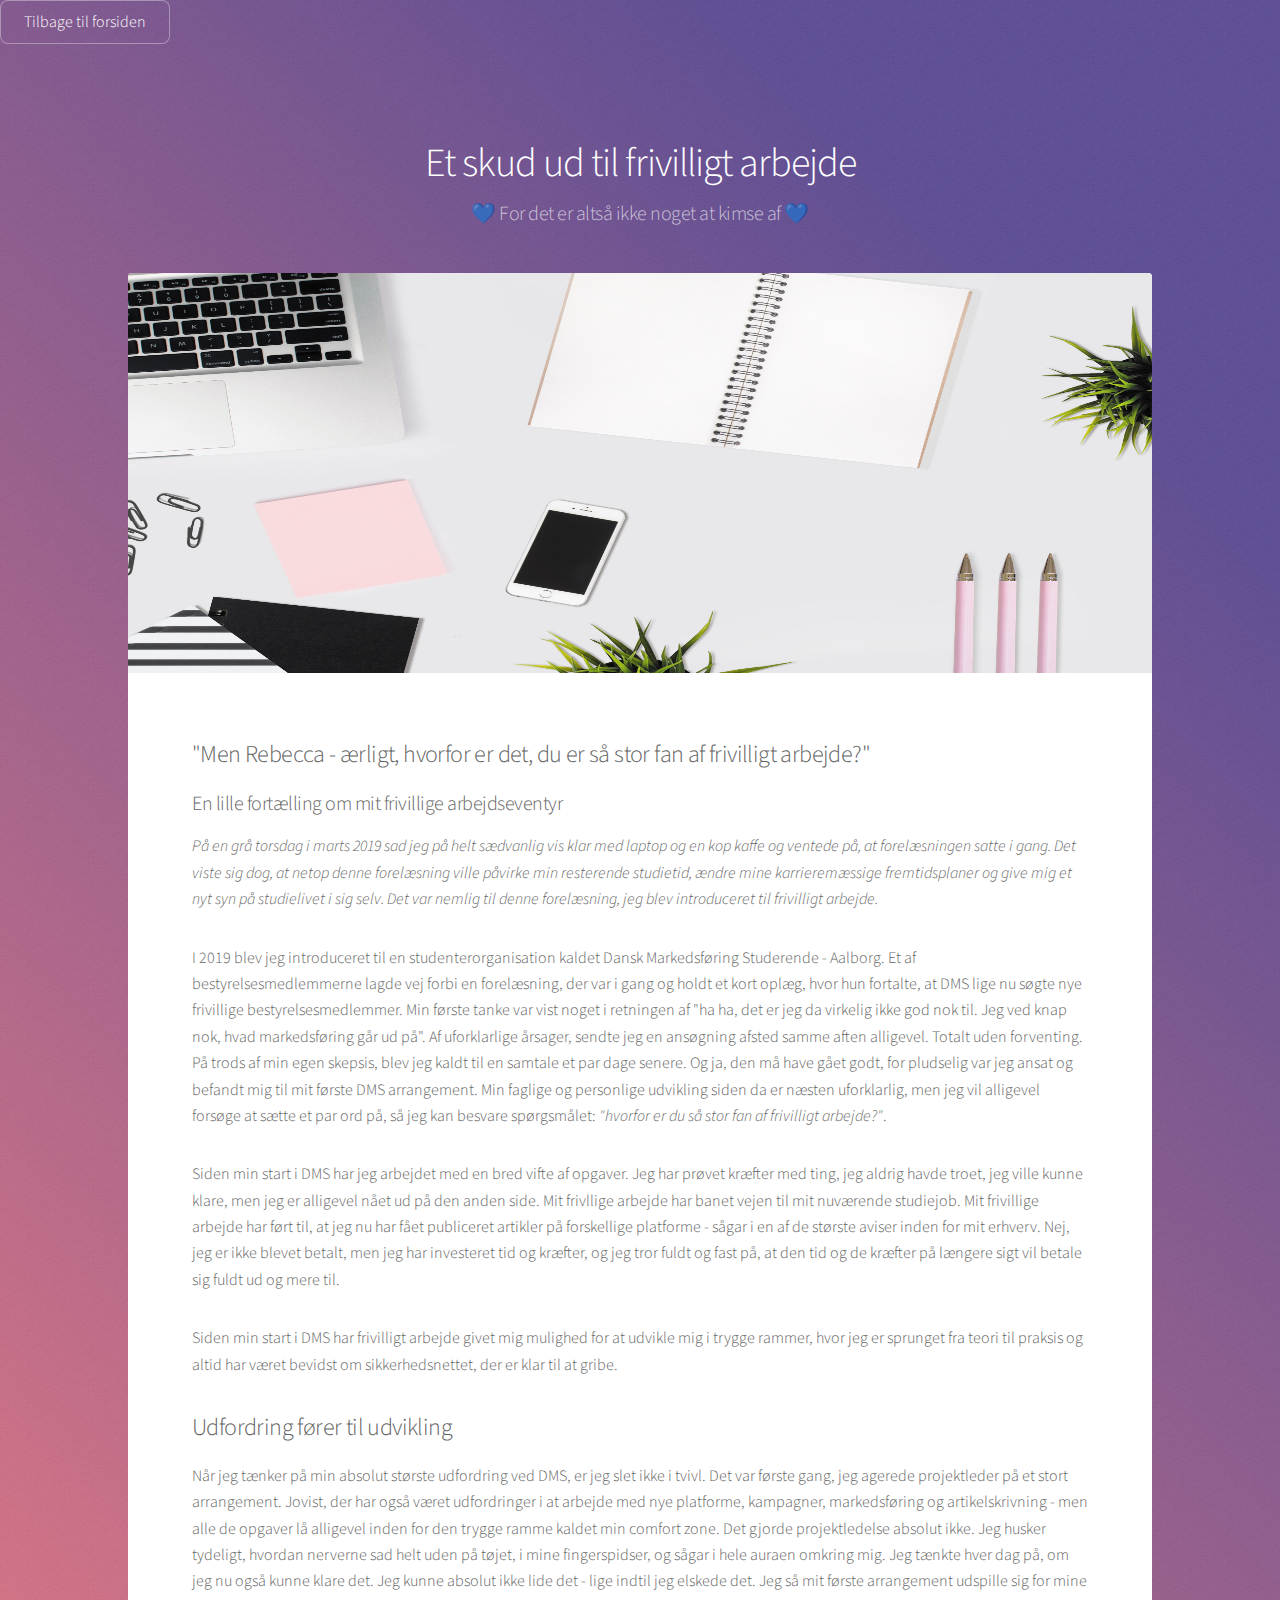
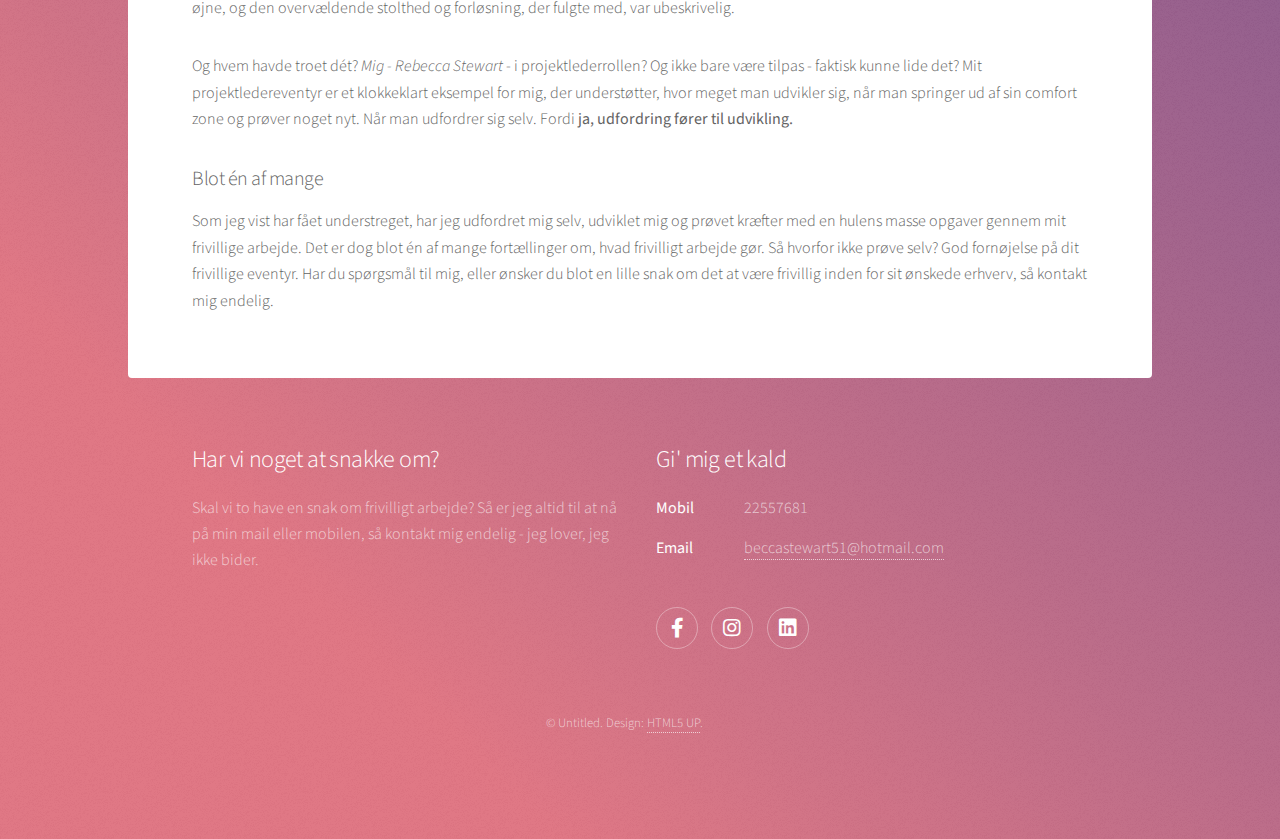
<file: generic.html>
<!DOCTYPE HTML>
<!--
	Stellar by HTML5 UP
	html5up.net | @ajlkn
	Free for personal and commercial use under the CCA 3.0 license (html5up.net/license)
-->
<html>
	<head>
		<form>
  <input type="button" value="Tilbage til forsiden" onclick="history.back()">
</form>
		<title>Frivilligt arbejde</title>
		<meta charset="utf-8" />
		<meta name="viewport" content="width=device-width, initial-scale=1, user-scalable=no" />
		<link rel="stylesheet" href="assets/css/main.css" />
		<noscript><link rel="stylesheet" href="assets/css/noscript.css" /></noscript>
	</head>
	<body class="is-preload">

		<!-- Wrapper -->
			<div id="wrapper">

				<!-- Header -->
					<header id="header">
						<h1>Et skud ud til frivilligt arbejde</h1>
						<p>💙 For det er altså ikke noget at kimse af 💙</p>
					</header>

				<!-- Main -->
					<div id="main">

						<!-- Content -->
							<section id="content" class="main">
								<span class="image main"><img src="images/header.jpg" alt="" height= 400px width= 400px /></span>
								<h2>"Men Rebecca - ærligt, hvorfor er det, du er så stor fan af frivilligt arbejde?"</h2>
								<h3>En lille fortælling om mit frivillige arbejdseventyr</h3>
								<p><i>På en grå torsdag i marts 2019 sad jeg på helt sædvanlig vis klar med laptop og en kop kaffe og ventede på, at forelæsningen satte i gang. Det viste sig dog, at netop denne forelæsning ville påvirke min resterende studietid, ændre mine karrieremæssige fremtidsplaner og give mig et nyt syn på studielivet i sig selv. Det var nemlig til denne forelæsning, jeg blev introduceret til frivilligt arbejde.</i></p>
								<p>I 2019 blev jeg introduceret til en studenterorganisation kaldet Dansk Markedsføring Studerende - Aalborg. Et af bestyrelsesmedlemmerne lagde vej forbi en forelæsning, der var i gang og holdt et kort oplæg, hvor hun fortalte, at DMS lige nu søgte nye frivillige bestyrelsesmedlemmer. Min første tanke var vist noget i retningen af "ha ha, det er jeg da virkelig ikke god nok til. Jeg ved knap nok, hvad markedsføring går ud på". Af uforklarlige årsager, sendte jeg en ansøgning afsted samme aften alligevel. Totalt uden forventing. På trods af min egen skepsis, blev jeg kaldt til en samtale et par dage senere. Og ja, den må have gået godt, for pludselig var jeg ansat og befandt mig til mit første DMS arrangement. Min faglige og personlige udvikling siden da er næsten uforklarlig, men jeg vil alligevel forsøge at sætte et par ord på, så jeg kan besvare spørgsmålet: <i>"hvorfor er du så stor fan af frivilligt arbejde?"</i>.</p>
								<p>Siden min start i DMS har jeg arbejdet med en bred vifte af opgaver. Jeg har prøvet kræfter med ting, jeg aldrig havde troet, jeg ville kunne klare, men jeg er alligevel nået ud på den anden side. Mit frivllige arbejde har banet vejen til mit nuværende studiejob. Mit frivillige arbejde har ført til, at jeg nu har fået publiceret artikler på forskellige platforme - sågar i en af de største aviser inden for mit erhverv. Nej, jeg er ikke blevet betalt, men jeg har investeret tid og kræfter, og jeg tror fuldt og fast på, at den tid og de kræfter på længere sigt vil betale sig fuldt ud og mere til.</p>
								<p>Siden min start i DMS har frivilligt arbejde givet mig mulighed for at udvikle mig i trygge rammer, hvor jeg er sprunget fra teori til praksis og altid har været bevidst om sikkerhedsnettet, der er klar til at gribe.</p>
								<h2>Udfordring fører til udvikling</h2>
								<p>Når jeg tænker på min absolut største udfordring ved DMS, er jeg slet ikke i tvivl. Det var første gang, jeg agerede projektleder på et stort arrangement. Jovist, der har også været udfordringer i at arbejde med nye platforme, kampagner, markedsføring og artikelskrivning - men alle de opgaver lå alligevel inden for den trygge ramme kaldet min comfort zone. Det gjorde projektledelse absolut ikke. Jeg husker tydeligt, hvordan nerverne sad helt uden på tøjet, i mine fingerspidser, og sågar i hele auraen omkring mig. Jeg tænkte hver dag på, om jeg nu også kunne klare det. Jeg kunne absolut ikke lide det - lige indtil jeg elskede det. Jeg så mit første arrangement udspille sig for mine øjne, og den overvældende stolthed og forløsning, der fulgte med, var ubeskrivelig. </p>
								<p>Og hvem havde troet dét? <i>Mig - Rebecca Stewart</i> - i projektlederrollen? Og ikke bare være tilpas - faktisk kunne lide det? Mit projektledereventyr er et klokkeklart eksempel for mig, der understøtter, hvor meget man udvikler sig, når man springer ud af sin comfort zone og prøver noget nyt. Når man udfordrer sig selv. Fordi <b>ja, udfordring fører til udvikling.</b></p>
								<h3>Blot én af mange</h3>
								<p>Som jeg vist har fået understreget, har jeg udfordret mig selv, udviklet mig og prøvet kræfter med en hulens masse opgaver gennem mit frivillige arbejde. Det er dog blot én af mange fortællinger om, hvad frivilligt arbejde gør. Så hvorfor ikke prøve selv? God fornøjelse på dit frivillige eventyr. Har du spørgsmål til mig, eller ønsker du blot en lille snak om det at være frivillig inden for sit ønskede erhverv, så kontakt mig endelig.</p>
							</section>

					</div>

				<!-- Footer -->
				<footer id="footer">
					<section>
						<h2>Har vi noget at snakke om?</h2>
						<p>Skal vi to have en snak om frivilligt arbejde? Så er jeg altid til at nå på min mail eller mobilen, så kontakt mig endelig - jeg lover, jeg ikke bider.</p>
					</section>
					<section>
						<h2>Gi' mig et kald</h2>
						<dl class="alt">
							<dt>Mobil</dt>
							<dd>22557681</dd>
							<dt>Email</dt>
							<dd><a href="#">beccastewart51@hotmail.com</a></dd>
						</dl>
						<ul class="icons">
							<li><a href="https://www.facebook.com/rebecca.stewart.94695" class="icon brands fa-facebook-f alt"><span class="label">Facebook</span></a></li>
							<li><a href="https://www.instagram.com/beccalstewart/" class="icon brands fa-instagram alt"><span class="label">Instagram</span></a></li>
							<li><a href="https://www.linkedin.com/in/rebecca-stewart-632274124/" class="icon brands fa-linkedin alt"><span class="label">linkedin</span></a></li>
						</ul>
					</section>
					<p class="copyright">&copy; Untitled. Design: <a href="https://html5up.net">HTML5 UP</a>.</p>
				</footer>


			</div>

		<!-- Scripts -->
			<script src="assets/js/jquery.min.js"></script>
			<script src="assets/js/jquery.scrollex.min.js"></script>
			<script src="assets/js/jquery.scrolly.min.js"></script>
			<script src="assets/js/browser.min.js"></script>
			<script src="assets/js/breakpoints.min.js"></script>
			<script src="assets/js/util.js"></script>
			<script src="assets/js/main.js"></script>

	</body>
</html>
</file>
<file: assets/css/noscript.css>
/*
	Stellar by HTML5 UP
	html5up.net | @ajlkn
	Free for personal and commercial use under the CCA 3.0 license (html5up.net/license)
*/

/* Header */

	body.is-preload #header.alt > * {
		opacity: 1;
	}

	body.is-preload #header.alt .logo {
		-moz-transform: none;
		-webkit-transform: none;
		-ms-transform: none;
		transform: none;
	}
</file>
<file: assets/css/main.css>
@import url(fontawesome-all.min.css);
@import 'https://fonts.googleapis.com/css?family=Source+Sans+Pro:300,400';

/*
	Stellar by HTML5 UP
	html5up.net | @ajlkn
	Free for personal and commercial use under the CCA 3.0 license (html5up.net/license)
*/

html, body, div, span, applet, object,
iframe, h1, h2, h3, h4, h5, h6, p, blockquote,
pre, a, abbr, acronym, address, big, cite,
code, del, dfn, em, img, ins, kbd, q, s, samp,
small, strike, strong, sub, sup, tt, var, b,
u, i, center, dl, dt, dd, ol, ul, li, fieldset,
form, label, legend, table, caption, tbody,
tfoot, thead, tr, th, td, article, aside,
canvas, details, embed, figure, figcaption,
footer, header, hgroup, menu, nav, output, ruby,
section, summary, time, mark, audio, video {
	margin: 0;
	padding: 0;
	border: 0;
	font-size: 100%;
	font: inherit;
	vertical-align: baseline;}

article, aside, details, figcaption, figure,
footer, header, hgroup, menu, nav, section {
	display: block;}

body {
	line-height: 1;
}

ol, ul {
	list-style: none;
}

blockquote, q {
	quotes: none;
}

	blockquote:before, blockquote:after, q:before, q:after {
		content: '';
		content: none;
	}

table {
	border-collapse: collapse;
	border-spacing: 0;
}

body {
	-webkit-text-size-adjust: none;
}

mark {
	background-color: transparent;
	color: inherit;
}

input::-moz-focus-inner {
	border: 0;
	padding: 0;
}

input, select, textarea {
	-moz-appearance: none;
	-webkit-appearance: none;
	-ms-appearance: none;
	appearance: none;
}

/* Basic */

	@-ms-viewport {
		width: device-width;
	}

	body {
		-ms-overflow-style: scrollbar;
	}

	@media screen and (max-width: 480px) {

		html, body {
			min-width: 320px;
		}

	}

	html {
		box-sizing: border-box;
	}

	*, *:before, *:after {
		box-sizing: inherit;
	}

	body {
		background-color: #935d8c;
		background-image: url("images/overlay.png"), -moz-linear-gradient(45deg, #e37682 15%, #5f4d93 85%);
		background-image: url("images/overlay.png"), -webkit-linear-gradient(45deg, #e37682 15%, #5f4d93 85%);
		background-image: url("images/overlay.png"), -ms-linear-gradient(45deg, #e37682 15%, #5f4d93 85%);
		background-image: url("images/overlay.png"), linear-gradient(45deg, #e37682 15%, #5f4d93 85%);
	}

		body.is-preload *, body.is-preload *:before, body.is-preload *:after {
			-moz-animation: none !important;
			-webkit-animation: none !important;
			-ms-animation: none !important;
			animation: none !important;
			-moz-transition: none !important;
			-webkit-transition: none !important;
			-ms-transition: none !important;
			transition: none !important;
		}

/* Type */

	body {
		background-color: #935d8c;
		color: rgba(255, 255, 255, 0.65);
	}

	body, input, select, textarea {
		font-family: "Source Sans Pro", Helvetica, sans-serif;
		font-size: 17pt;
		font-weight: 300;
		line-height: 1.65;
	}

		@media screen and (max-width: 1680px) {

			body, input, select, textarea {
				font-size: 14pt;
			}

		}

		@media screen and (max-width: 1280px) {

			body, input, select, textarea {
				font-size: 12pt;
			}

		}

		@media screen and (max-width: 360px) {

			body, input, select, textarea {
				font-size: 11pt;
			}

		}

	a {
		-moz-transition: color 0.2s ease, border-bottom 0.2s ease;
		-webkit-transition: color 0.2s ease, border-bottom 0.2s ease;
		-ms-transition: color 0.2s ease, border-bottom 0.2s ease;
		transition: color 0.2s ease, border-bottom 0.2s ease;
		text-decoration: none;
		border-bottom: dotted 1px;
		color: inherit;
	}

		a:hover {
			border-bottom-color: transparent;
		}

	strong, b {
		font-weight: 400;
	}

	em, i {
		font-style: italic;
	}

	p {
		margin: 0 0 2em 0;
	}

		p.content {
			-moz-columns: 20em 2;
			-webkit-columns: 20em 2;
			-ms-columns: 20em 2;
			columns: 20em 2;
			-moz-column-gap: 2em;
			-webkit-column-gap: 2em;
			-ms-column-gap: 2em;
			column-gap: 2em;
			text-align: justify;
		}

	h1, h2, h3, h4, h5, h6 {
		font-weight: 300;
		line-height: 1.5;
		margin: 0 0 0.7em 0;
		letter-spacing: -0.025em;
	}

		h1 a, h2 a, h3 a, h4 a, h5 a, h6 a {
			color: inherit;
			text-decoration: none;
		}

	h1 {
		font-size: 2.5em;
		line-height: 1.2;
	}

	h2 {
		font-size: 1.5em;
	}

	h3 {
		font-size: 1.25em;
	}

	h4 {
		font-size: 1.1em;
	}

	h5 {
		font-size: 0.9em;
	}

	h6 {
		font-size: 0.7em;
	}

	@media screen and (max-width: 736px) {

		h1 {
			font-size: 2em;
		}

	}

	sub {
		font-size: 0.8em;
		position: relative;
		top: 0.5em;
	}

	sup {
		font-size: 0.8em;
		position: relative;
		top: -0.5em;
	}

	blockquote {
		border-left: solid 4px;
		font-style: italic;
		margin: 0 0 2em 0;
		padding: 0.5em 0 0.5em 2em;
	}

	code {
		border-radius: 8px;
		border: solid 1px;
		font-family: "Courier New", monospace;
		font-size: 0.9em;
		margin: 0 0.25em;
		padding: 0.25em 0.65em;
	}

	pre {
		-webkit-overflow-scrolling: touch;
		font-family: "Courier New", monospace;
		font-size: 0.9em;
		margin: 0 0 2em 0;
	}

		pre code {
			display: block;
			line-height: 1.75;
			padding: 1em 1.5em;
			overflow-x: auto;
		}

	hr {
		border: 0;
		border-bottom: solid 1px;
		margin: 2em 0;
	}

		hr.major {
			margin: 3em 0;
		}

	.align-left {
		text-align: left;
	}

	.align-center {
		text-align: center;
	}

	.align-right {
		text-align: right;
	}

	input, select, textarea {
		color: #ffffff;
	}

	a:hover {
		color: #ffffff;
	}

	strong, b {
		color: #ffffff;
	}

	h1, h2, h3, h4, h5, h6 {
		color: #ffffff;
	}

	blockquote {
		border-left-color: rgba(255, 255, 255, 0.35);
	}

	code {
		background: rgba(255, 255, 255, 0.075);
		border-color: rgba(255, 255, 255, 0.35);
	}

	hr {
		border-bottom-color: rgba(255, 255, 255, 0.35);
	}

/* Row */

	.row {
		display: flex;
		flex-wrap: wrap;
		box-sizing: border-box;
		align-items: stretch;
	}

		.row > * {
			box-sizing: border-box;
		}

		.row.gtr-uniform > * > :last-child {
			margin-bottom: 0;
		}

		.row.aln-left {
			justify-content: flex-start;
		}

		.row.aln-center {
			justify-content: center;
		}

		.row.aln-right {
			justify-content: flex-end;
		}

		.row.aln-top {
			align-items: flex-start;
		}

		.row.aln-middle {
			align-items: center;
		}

		.row.aln-bottom {
			align-items: flex-end;
		}

		.row > .imp {
			order: -1;
		}

		.row > .col-1 {
			width: 8.33333%;
		}

		.row > .off-1 {
			margin-left: 8.33333%;
		}

		.row > .col-2 {
			width: 16.66667%;
		}

		.row > .off-2 {
			margin-left: 16.66667%;
		}

		.row > .col-3 {
			width: 25%;
		}

		.row > .off-3 {
			margin-left: 25%;
		}

		.row > .col-4 {
			width: 33.33333%;
		}

		.row > .off-4 {
			margin-left: 33.33333%;
		}

		.row > .col-5 {
			width: 41.66667%;
		}

		.row > .off-5 {
			margin-left: 41.66667%;
		}

		.row > .col-6 {
			width: 50%;
		}

		.row > .off-6 {
			margin-left: 50%;
		}

		.row > .col-7 {
			width: 58.33333%;
		}

		.row > .off-7 {
			margin-left: 58.33333%;
		}

		.row > .col-8 {
			width: 66.66667%;
		}

		.row > .off-8 {
			margin-left: 66.66667%;
		}

		.row > .col-9 {
			width: 75%;
		}

		.row > .off-9 {
			margin-left: 75%;
		}

		.row > .col-10 {
			width: 83.33333%;
		}

		.row > .off-10 {
			margin-left: 83.33333%;
		}

		.row > .col-11 {
			width: 91.66667%;
		}

		.row > .off-11 {
			margin-left: 91.66667%;
		}

		.row > .col-12 {
			width: 100%;
		}

		.row > .off-12 {
			margin-left: 100%;
		}

		.row.gtr-0 {
			margin-top: 0;
			margin-left: 0em;
		}

			.row.gtr-0 > * {
				padding: 0 0 0 0em;
			}

			.row.gtr-0.gtr-uniform {
				margin-top: 0em;
			}

				.row.gtr-0.gtr-uniform > * {
					padding-top: 0em;
				}

		.row.gtr-25 {
			margin-top: 0;
			margin-left: -0.375em;
		}

			.row.gtr-25 > * {
				padding: 0 0 0 0.375em;
			}

			.row.gtr-25.gtr-uniform {
				margin-top: -0.375em;
			}

				.row.gtr-25.gtr-uniform > * {
					padding-top: 0.375em;
				}

		.row.gtr-50 {
			margin-top: 0;
			margin-left: -0.75em;
		}

			.row.gtr-50 > * {
				padding: 0 0 0 0.75em;
			}

			.row.gtr-50.gtr-uniform {
				margin-top: -0.75em;
			}

				.row.gtr-50.gtr-uniform > * {
					padding-top: 0.75em;
				}

		.row {
			margin-top: 0;
			margin-left: -1.5em;
		}

			.row > * {
				padding: 0 0 0 1.5em;
			}

			.row.gtr-uniform {
				margin-top: -1.5em;
			}

				.row.gtr-uniform > * {
					padding-top: 1.5em;
				}

		.row.gtr-150 {
			margin-top: 0;
			margin-left: -2.25em;
		}

			.row.gtr-150 > * {
				padding: 0 0 0 2.25em;
			}

			.row.gtr-150.gtr-uniform {
				margin-top: -2.25em;
			}

				.row.gtr-150.gtr-uniform > * {
					padding-top: 2.25em;
				}

		.row.gtr-200 {
			margin-top: 0;
			margin-left: -3em;
		}

			.row.gtr-200 > * {
				padding: 0 0 0 3em;
			}

			.row.gtr-200.gtr-uniform {
				margin-top: -3em;
			}

				.row.gtr-200.gtr-uniform > * {
					padding-top: 3em;
				}

		@media screen and (max-width: 1680px) {

			.row {
				display: flex;
				flex-wrap: wrap;
				box-sizing: border-box;
				align-items: stretch;
			}

				.row > * {
					box-sizing: border-box;
				}

				.row.gtr-uniform > * > :last-child {
					margin-bottom: 0;
				}

				.row.aln-left {
					justify-content: flex-start;
				}

				.row.aln-center {
					justify-content: center;
				}

				.row.aln-right {
					justify-content: flex-end;
				}

				.row.aln-top {
					align-items: flex-start;
				}

				.row.aln-middle {
					align-items: center;
				}

				.row.aln-bottom {
					align-items: flex-end;
				}

				.row > .imp-xlarge {
					order: -1;
				}

				.row > .col-1-xlarge {
					width: 8.33333%;
				}

				.row > .off-1-xlarge {
					margin-left: 8.33333%;
				}

				.row > .col-2-xlarge {
					width: 16.66667%;
				}

				.row > .off-2-xlarge {
					margin-left: 16.66667%;
				}

				.row > .col-3-xlarge {
					width: 25%;
				}

				.row > .off-3-xlarge {
					margin-left: 25%;
				}

				.row > .col-4-xlarge {
					width: 33.33333%;
				}

				.row > .off-4-xlarge {
					margin-left: 33.33333%;
				}

				.row > .col-5-xlarge {
					width: 41.66667%;
				}

				.row > .off-5-xlarge {
					margin-left: 41.66667%;
				}

				.row > .col-6-xlarge {
					width: 50%;
				}

				.row > .off-6-xlarge {
					margin-left: 50%;
				}

				.row > .col-7-xlarge {
					width: 58.33333%;
				}

				.row > .off-7-xlarge {
					margin-left: 58.33333%;
				}

				.row > .col-8-xlarge {
					width: 66.66667%;
				}

				.row > .off-8-xlarge {
					margin-left: 66.66667%;
				}

				.row > .col-9-xlarge {
					width: 75%;
				}

				.row > .off-9-xlarge {
					margin-left: 75%;
				}

				.row > .col-10-xlarge {
					width: 83.33333%;
				}

				.row > .off-10-xlarge {
					margin-left: 83.33333%;
				}

				.row > .col-11-xlarge {
					width: 91.66667%;
				}

				.row > .off-11-xlarge {
					margin-left: 91.66667%;
				}

				.row > .col-12-xlarge {
					width: 100%;
				}

				.row > .off-12-xlarge {
					margin-left: 100%;
				}

				.row.gtr-0 {
					margin-top: 0;
					margin-left: 0em;
				}

					.row.gtr-0 > * {
						padding: 0 0 0 0em;
					}

					.row.gtr-0.gtr-uniform {
						margin-top: 0em;
					}

						.row.gtr-0.gtr-uniform > * {
							padding-top: 0em;
						}

				.row.gtr-25 {
					margin-top: 0;
					margin-left: -0.375em;
				}

					.row.gtr-25 > * {
						padding: 0 0 0 0.375em;
					}

					.row.gtr-25.gtr-uniform {
						margin-top: -0.375em;
					}

						.row.gtr-25.gtr-uniform > * {
							padding-top: 0.375em;
						}

				.row.gtr-50 {
					margin-top: 0;
					margin-left: -0.75em;
				}

					.row.gtr-50 > * {
						padding: 0 0 0 0.75em;
					}

					.row.gtr-50.gtr-uniform {
						margin-top: -0.75em;
					}

						.row.gtr-50.gtr-uniform > * {
							padding-top: 0.75em;
						}

				.row {
					margin-top: 0;
					margin-left: -1.5em;
				}

					.row > * {
						padding: 0 0 0 1.5em;
					}

					.row.gtr-uniform {
						margin-top: -1.5em;
					}

						.row.gtr-uniform > * {
							padding-top: 1.5em;
						}

				.row.gtr-150 {
					margin-top: 0;
					margin-left: -2.25em;
				}

					.row.gtr-150 > * {
						padding: 0 0 0 2.25em;
					}

					.row.gtr-150.gtr-uniform {
						margin-top: -2.25em;
					}

						.row.gtr-150.gtr-uniform > * {
							padding-top: 2.25em;
						}

				.row.gtr-200 {
					margin-top: 0;
					margin-left: -3em;
				}

					.row.gtr-200 > * {
						padding: 0 0 0 3em;
					}

					.row.gtr-200.gtr-uniform {
						margin-top: -3em;
					}

						.row.gtr-200.gtr-uniform > * {
							padding-top: 3em;
						}

		}

		@media screen and (max-width: 1280px) {

			.row {
				display: flex;
				flex-wrap: wrap;
				box-sizing: border-box;
				align-items: stretch;
			}

				.row > * {
					box-sizing: border-box;
				}

				.row.gtr-uniform > * > :last-child {
					margin-bottom: 0;
				}

				.row.aln-left {
					justify-content: flex-start;
				}

				.row.aln-center {
					justify-content: center;
				}

				.row.aln-right {
					justify-content: flex-end;
				}

				.row.aln-top {
					align-items: flex-start;
				}

				.row.aln-middle {
					align-items: center;
				}

				.row.aln-bottom {
					align-items: flex-end;
				}

				.row > .imp-large {
					order: -1;
				}

				.row > .col-1-large {
					width: 8.33333%;
				}

				.row > .off-1-large {
					margin-left: 8.33333%;
				}

				.row > .col-2-large {
					width: 16.66667%;
				}

				.row > .off-2-large {
					margin-left: 16.66667%;
				}

				.row > .col-3-large {
					width: 25%;
				}

				.row > .off-3-large {
					margin-left: 25%;
				}

				.row > .col-4-large {
					width: 33.33333%;
				}

				.row > .off-4-large {
					margin-left: 33.33333%;
				}

				.row > .col-5-large {
					width: 41.66667%;
				}

				.row > .off-5-large {
					margin-left: 41.66667%;
				}

				.row > .col-6-large {
					width: 50%;
				}

				.row > .off-6-large {
					margin-left: 50%;
				}

				.row > .col-7-large {
					width: 58.33333%;
				}

				.row > .off-7-large {
					margin-left: 58.33333%;
				}

				.row > .col-8-large {
					width: 66.66667%;
				}

				.row > .off-8-large {
					margin-left: 66.66667%;
				}

				.row > .col-9-large {
					width: 75%;
				}

				.row > .off-9-large {
					margin-left: 75%;
				}

				.row > .col-10-large {
					width: 83.33333%;
				}

				.row > .off-10-large {
					margin-left: 83.33333%;
				}

				.row > .col-11-large {
					width: 91.66667%;
				}

				.row > .off-11-large {
					margin-left: 91.66667%;
				}

				.row > .col-12-large {
					width: 100%;
				}

				.row > .off-12-large {
					margin-left: 100%;
				}

				.row.gtr-0 {
					margin-top: 0;
					margin-left: 0em;
				}

					.row.gtr-0 > * {
						padding: 0 0 0 0em;
					}

					.row.gtr-0.gtr-uniform {
						margin-top: 0em;
					}

						.row.gtr-0.gtr-uniform > * {
							padding-top: 0em;
						}

				.row.gtr-25 {
					margin-top: 0;
					margin-left: -0.375em;
				}

					.row.gtr-25 > * {
						padding: 0 0 0 0.375em;
					}

					.row.gtr-25.gtr-uniform {
						margin-top: -0.375em;
					}

						.row.gtr-25.gtr-uniform > * {
							padding-top: 0.375em;
						}

				.row.gtr-50 {
					margin-top: 0;
					margin-left: -0.75em;
				}

					.row.gtr-50 > * {
						padding: 0 0 0 0.75em;
					}

					.row.gtr-50.gtr-uniform {
						margin-top: -0.75em;
					}

						.row.gtr-50.gtr-uniform > * {
							padding-top: 0.75em;
						}

				.row {
					margin-top: 0;
					margin-left: -1.5em;
				}

					.row > * {
						padding: 0 0 0 1.5em;
					}

					.row.gtr-uniform {
						margin-top: -1.5em;
					}

						.row.gtr-uniform > * {
							padding-top: 1.5em;
						}

				.row.gtr-150 {
					margin-top: 0;
					margin-left: -2.25em;
				}

					.row.gtr-150 > * {
						padding: 0 0 0 2.25em;
					}

					.row.gtr-150.gtr-uniform {
						margin-top: -2.25em;
					}

						.row.gtr-150.gtr-uniform > * {
							padding-top: 2.25em;
						}

				.row.gtr-200 {
					margin-top: 0;
					margin-left: -3em;
				}

					.row.gtr-200 > * {
						padding: 0 0 0 3em;
					}

					.row.gtr-200.gtr-uniform {
						margin-top: -3em;
					}

						.row.gtr-200.gtr-uniform > * {
							padding-top: 3em;
						}

		}

		@media screen and (max-width: 980px) {

			.row {
				display: flex;
				flex-wrap: wrap;
				box-sizing: border-box;
				align-items: stretch;
			}

				.row > * {
					box-sizing: border-box;
				}

				.row.gtr-uniform > * > :last-child {
					margin-bottom: 0;
				}

				.row.aln-left {
					justify-content: flex-start;
				}

				.row.aln-center {
					justify-content: center;
				}

				.row.aln-right {
					justify-content: flex-end;
				}

				.row.aln-top {
					align-items: flex-start;
				}

				.row.aln-middle {
					align-items: center;
				}

				.row.aln-bottom {
					align-items: flex-end;
				}

				.row > .imp-medium {
					order: -1;
				}

				.row > .col-1-medium {
					width: 8.33333%;
				}

				.row > .off-1-medium {
					margin-left: 8.33333%;
				}

				.row > .col-2-medium {
					width: 16.66667%;
				}

				.row > .off-2-medium {
					margin-left: 16.66667%;
				}

				.row > .col-3-medium {
					width: 25%;
				}

				.row > .off-3-medium {
					margin-left: 25%;
				}

				.row > .col-4-medium {
					width: 33.33333%;
				}

				.row > .off-4-medium {
					margin-left: 33.33333%;
				}

				.row > .col-5-medium {
					width: 41.66667%;
				}

				.row > .off-5-medium {
					margin-left: 41.66667%;
				}

				.row > .col-6-medium {
					width: 50%;
				}

				.row > .off-6-medium {
					margin-left: 50%;
				}

				.row > .col-7-medium {
					width: 58.33333%;
				}

				.row > .off-7-medium {
					margin-left: 58.33333%;
				}

				.row > .col-8-medium {
					width: 66.66667%;
				}

				.row > .off-8-medium {
					margin-left: 66.66667%;
				}

				.row > .col-9-medium {
					width: 75%;
				}

				.row > .off-9-medium {
					margin-left: 75%;
				}

				.row > .col-10-medium {
					width: 83.33333%;
				}

				.row > .off-10-medium {
					margin-left: 83.33333%;
				}

				.row > .col-11-medium {
					width: 91.66667%;
				}

				.row > .off-11-medium {
					margin-left: 91.66667%;
				}

				.row > .col-12-medium {
					width: 100%;
				}

				.row > .off-12-medium {
					margin-left: 100%;
				}

				.row.gtr-0 {
					margin-top: 0;
					margin-left: 0em;
				}

					.row.gtr-0 > * {
						padding: 0 0 0 0em;
					}

					.row.gtr-0.gtr-uniform {
						margin-top: 0em;
					}

						.row.gtr-0.gtr-uniform > * {
							padding-top: 0em;
						}

				.row.gtr-25 {
					margin-top: 0;
					margin-left: -0.375em;
				}

					.row.gtr-25 > * {
						padding: 0 0 0 0.375em;
					}

					.row.gtr-25.gtr-uniform {
						margin-top: -0.375em;
					}

						.row.gtr-25.gtr-uniform > * {
							padding-top: 0.375em;
						}

				.row.gtr-50 {
					margin-top: 0;
					margin-left: -0.75em;
				}

					.row.gtr-50 > * {
						padding: 0 0 0 0.75em;
					}

					.row.gtr-50.gtr-uniform {
						margin-top: -0.75em;
					}

						.row.gtr-50.gtr-uniform > * {
							padding-top: 0.75em;
						}

				.row {
					margin-top: 0;
					margin-left: -1.5em;
				}

					.row > * {
						padding: 0 0 0 1.5em;
					}

					.row.gtr-uniform {
						margin-top: -1.5em;
					}

						.row.gtr-uniform > * {
							padding-top: 1.5em;
						}

				.row.gtr-150 {
					margin-top: 0;
					margin-left: -2.25em;
				}

					.row.gtr-150 > * {
						padding: 0 0 0 2.25em;
					}

					.row.gtr-150.gtr-uniform {
						margin-top: -2.25em;
					}

						.row.gtr-150.gtr-uniform > * {
							padding-top: 2.25em;
						}

				.row.gtr-200 {
					margin-top: 0;
					margin-left: -3em;
				}

					.row.gtr-200 > * {
						padding: 0 0 0 3em;
					}

					.row.gtr-200.gtr-uniform {
						margin-top: -3em;
					}

						.row.gtr-200.gtr-uniform > * {
							padding-top: 3em;
						}

		}

		@media screen and (max-width: 736px) {

			.row {
				display: flex;
				flex-wrap: wrap;
				box-sizing: border-box;
				align-items: stretch;
			}

				.row > * {
					box-sizing: border-box;
				}

				.row.gtr-uniform > * > :last-child {
					margin-bottom: 0;
				}

				.row.aln-left {
					justify-content: flex-start;
				}

				.row.aln-center {
					justify-content: center;
				}

				.row.aln-right {
					justify-content: flex-end;
				}

				.row.aln-top {
					align-items: flex-start;
				}

				.row.aln-middle {
					align-items: center;
				}

				.row.aln-bottom {
					align-items: flex-end;
				}

				.row > .imp-small {
					order: -1;
				}

				.row > .col-1-small {
					width: 8.33333%;
				}

				.row > .off-1-small {
					margin-left: 8.33333%;
				}

				.row > .col-2-small {
					width: 16.66667%;
				}

				.row > .off-2-small {
					margin-left: 16.66667%;
				}

				.row > .col-3-small {
					width: 25%;
				}

				.row > .off-3-small {
					margin-left: 25%;
				}

				.row > .col-4-small {
					width: 33.33333%;
				}

				.row > .off-4-small {
					margin-left: 33.33333%;
				}

				.row > .col-5-small {
					width: 41.66667%;
				}

				.row > .off-5-small {
					margin-left: 41.66667%;
				}

				.row > .col-6-small {
					width: 50%;
				}

				.row > .off-6-small {
					margin-left: 50%;
				}

				.row > .col-7-small {
					width: 58.33333%;
				}

				.row > .off-7-small {
					margin-left: 58.33333%;
				}

				.row > .col-8-small {
					width: 66.66667%;
				}

				.row > .off-8-small {
					margin-left: 66.66667%;
				}

				.row > .col-9-small {
					width: 75%;
				}

				.row > .off-9-small {
					margin-left: 75%;
				}

				.row > .col-10-small {
					width: 83.33333%;
				}

				.row > .off-10-small {
					margin-left: 83.33333%;
				}

				.row > .col-11-small {
					width: 91.66667%;
				}

				.row > .off-11-small {
					margin-left: 91.66667%;
				}

				.row > .col-12-small {
					width: 100%;
				}

				.row > .off-12-small {
					margin-left: 100%;
				}

				.row.gtr-0 {
					margin-top: 0;
					margin-left: 0em;
				}

					.row.gtr-0 > * {
						padding: 0 0 0 0em;
					}

					.row.gtr-0.gtr-uniform {
						margin-top: 0em;
					}

						.row.gtr-0.gtr-uniform > * {
							padding-top: 0em;
						}

				.row.gtr-25 {
					margin-top: 0;
					margin-left: -0.25em;
				}

					.row.gtr-25 > * {
						padding: 0 0 0 0.25em;
					}

					.row.gtr-25.gtr-uniform {
						margin-top: -0.25em;
					}

						.row.gtr-25.gtr-uniform > * {
							padding-top: 0.25em;
						}

				.row.gtr-50 {
					margin-top: 0;
					margin-left: -0.5em;
				}

					.row.gtr-50 > * {
						padding: 0 0 0 0.5em;
					}

					.row.gtr-50.gtr-uniform {
						margin-top: -0.5em;
					}

						.row.gtr-50.gtr-uniform > * {
							padding-top: 0.5em;
						}

				.row {
					margin-top: 0;
					margin-left: -1em;
				}

					.row > * {
						padding: 0 0 0 1em;
					}

					.row.gtr-uniform {
						margin-top: -1em;
					}

						.row.gtr-uniform > * {
							padding-top: 1em;
						}

				.row.gtr-150 {
					margin-top: 0;
					margin-left: -1.5em;
				}

					.row.gtr-150 > * {
						padding: 0 0 0 1.5em;
					}

					.row.gtr-150.gtr-uniform {
						margin-top: -1.5em;
					}

						.row.gtr-150.gtr-uniform > * {
							padding-top: 1.5em;
						}

				.row.gtr-200 {
					margin-top: 0;
					margin-left: -2em;
				}

					.row.gtr-200 > * {
						padding: 0 0 0 2em;
					}

					.row.gtr-200.gtr-uniform {
						margin-top: -2em;
					}

						.row.gtr-200.gtr-uniform > * {
							padding-top: 2em;
						}

		}

		@media screen and (max-width: 480px) {

			.row {
				display: flex;
				flex-wrap: wrap;
				box-sizing: border-box;
				align-items: stretch;
			}

				.row > * {
					box-sizing: border-box;
				}

				.row.gtr-uniform > * > :last-child {
					margin-bottom: 0;
				}

				.row.aln-left {
					justify-content: flex-start;
				}

				.row.aln-center {
					justify-content: center;
				}

				.row.aln-right {
					justify-content: flex-end;
				}

				.row.aln-top {
					align-items: flex-start;
				}

				.row.aln-middle {
					align-items: center;
				}

				.row.aln-bottom {
					align-items: flex-end;
				}

				.row > .imp-xsmall {
					order: -1;
				}

				.row > .col-1-xsmall {
					width: 8.33333%;
				}

				.row > .off-1-xsmall {
					margin-left: 8.33333%;
				}

				.row > .col-2-xsmall {
					width: 16.66667%;
				}

				.row > .off-2-xsmall {
					margin-left: 16.66667%;
				}

				.row > .col-3-xsmall {
					width: 25%;
				}

				.row > .off-3-xsmall {
					margin-left: 25%;
				}

				.row > .col-4-xsmall {
					width: 33.33333%;
				}

				.row > .off-4-xsmall {
					margin-left: 33.33333%;
				}

				.row > .col-5-xsmall {
					width: 41.66667%;
				}

				.row > .off-5-xsmall {
					margin-left: 41.66667%;
				}

				.row > .col-6-xsmall {
					width: 50%;
				}

				.row > .off-6-xsmall {
					margin-left: 50%;
				}

				.row > .col-7-xsmall {
					width: 58.33333%;
				}

				.row > .off-7-xsmall {
					margin-left: 58.33333%;
				}

				.row > .col-8-xsmall {
					width: 66.66667%;
				}

				.row > .off-8-xsmall {
					margin-left: 66.66667%;
				}

				.row > .col-9-xsmall {
					width: 75%;
				}

				.row > .off-9-xsmall {
					margin-left: 75%;
				}

				.row > .col-10-xsmall {
					width: 83.33333%;
				}

				.row > .off-10-xsmall {
					margin-left: 83.33333%;
				}

				.row > .col-11-xsmall {
					width: 91.66667%;
				}

				.row > .off-11-xsmall {
					margin-left: 91.66667%;
				}

				.row > .col-12-xsmall {
					width: 100%;
				}

				.row > .off-12-xsmall {
					margin-left: 100%;
				}

				.row.gtr-0 {
					margin-top: 0;
					margin-left: 0em;
				}

					.row.gtr-0 > * {
						padding: 0 0 0 0em;
					}

					.row.gtr-0.gtr-uniform {
						margin-top: 0em;
					}

						.row.gtr-0.gtr-uniform > * {
							padding-top: 0em;
						}

				.row.gtr-25 {
					margin-top: 0;
					margin-left: -0.3125em;
				}

					.row.gtr-25 > * {
						padding: 0 0 0 0.3125em;
					}

					.row.gtr-25.gtr-uniform {
						margin-top: -0.3125em;
					}

						.row.gtr-25.gtr-uniform > * {
							padding-top: 0.3125em;
						}

				.row.gtr-50 {
					margin-top: 0;
					margin-left: -0.625em;
				}

					.row.gtr-50 > * {
						padding: 0 0 0 0.625em;
					}

					.row.gtr-50.gtr-uniform {
						margin-top: -0.625em;
					}

						.row.gtr-50.gtr-uniform > * {
							padding-top: 0.625em;
						}

				.row {
					margin-top: 0;
					margin-left: -1.25em;
				}

					.row > * {
						padding: 0 0 0 1.25em;
					}

					.row.gtr-uniform {
						margin-top: -1.25em;
					}

						.row.gtr-uniform > * {
							padding-top: 1.25em;
						}

				.row.gtr-150 {
					margin-top: 0;
					margin-left: -1.875em;
				}

					.row.gtr-150 > * {
						padding: 0 0 0 1.875em;
					}

					.row.gtr-150.gtr-uniform {
						margin-top: -1.875em;
					}

						.row.gtr-150.gtr-uniform > * {
							padding-top: 1.875em;
						}

				.row.gtr-200 {
					margin-top: 0;
					margin-left: -2.5em;
				}

					.row.gtr-200 > * {
						padding: 0 0 0 2.5em;
					}

					.row.gtr-200.gtr-uniform {
						margin-top: -2.5em;
					}

						.row.gtr-200.gtr-uniform > * {
							padding-top: 2.5em;
						}

		}

/* Box */

	.box {
		border-radius: 8px;
		border: solid;
		margin-bottom: 2em;
		padding: 1.5em;
	}

		.box > :last-child,
		.box > :last-child > :last-child,
		.box > :last-child > :last-child > :last-child {
			margin-bottom: 0;
		}

		.box.alt {
			border: 0;
			border-radius: 0;
			padding: 0;
		}

	.box {
		border-color: rgba(255, 255, 255, 0.35);
	}

/* Button */

	input[type="submit"],
	input[type="reset"],
	input[type="button"],
	button,
	.button {
		-moz-appearance: none;
		-webkit-appearance: none;
		-ms-appearance: none;
		appearance: none;
		-moz-transition: background-color 0.2s ease-in-out, color 0.2s ease-in-out;
		-webkit-transition: background-color 0.2s ease-in-out, color 0.2s ease-in-out;
		-ms-transition: background-color 0.2s ease-in-out, color 0.2s ease-in-out;
		transition: background-color 0.2s ease-in-out, color 0.2s ease-in-out;
		border-radius: 8px;
		border: 0;
		cursor: pointer;
		display: inline-block;
		font-weight: 300;
		height: 2.75em;
		line-height: 2.75em;
		min-width: 9.25em;
		padding: 0 1.5em;
		text-align: center;
		text-decoration: none;
		white-space: nowrap;
	}

		input[type="submit"].icon,
		input[type="reset"].icon,
		input[type="button"].icon,
		button.icon,
		.button.icon {
			padding-left: 1.35em;
		}

			input[type="submit"].icon:before,
			input[type="reset"].icon:before,
			input[type="button"].icon:before,
			button.icon:before,
			.button.icon:before {
				margin-right: 0.5em;
			}

		input[type="submit"].fit,
		input[type="reset"].fit,
		input[type="button"].fit,
		button.fit,
		.button.fit {
			width: 100%;
		}

		input[type="submit"].small,
		input[type="reset"].small,
		input[type="button"].small,
		button.small,
		.button.small {
			font-size: 0.8em;
		}

		input[type="submit"].large,
		input[type="reset"].large,
		input[type="button"].large,
		button.large,
		.button.large {
			font-size: 1.35em;
		}

		input[type="submit"].disabled, input[type="submit"]:disabled,
		input[type="reset"].disabled,
		input[type="reset"]:disabled,
		input[type="button"].disabled,
		input[type="button"]:disabled,
		button.disabled,
		button:disabled,
		.button.disabled,
		.button:disabled {
			pointer-events: none;
			opacity: 0.25;
		}

		@media screen and (max-width: 736px) {

			input[type="submit"],
			input[type="reset"],
			input[type="button"],
			button,
			.button {
				min-width: 0;
			}

		}

	input[type="submit"],
	input[type="reset"],
	input[type="button"],
	button,
	.button {
		background-color: transparent;
		box-shadow: inset 0 0 0 1px rgba(255, 255, 255, 0.35);
		color: #ffffff !important;
	}

		input[type="submit"]:hover,
		input[type="reset"]:hover,
		input[type="button"]:hover,
		button:hover,
		.button:hover {
			background-color: rgba(255, 255, 255, 0.075);
		}

		input[type="submit"]:active,
		input[type="reset"]:active,
		input[type="button"]:active,
		button:active,
		.button:active {
			background-color: rgba(255, 255, 255, 0.2);
		}

		input[type="submit"].icon:before,
		input[type="reset"].icon:before,
		input[type="button"].icon:before,
		button.icon:before,
		.button.icon:before {
			color: rgba(255, 255, 255, 0.5);
		}

		input[type="submit"].primary,
		input[type="reset"].primary,
		input[type="button"].primary,
		button.primary,
		.button.primary {
			background-color: #8cc9f0;
			color: #ffffff !important;
			box-shadow: none;
		}

			input[type="submit"].primary:hover,
			input[type="reset"].primary:hover,
			input[type="button"].primary:hover,
			button.primary:hover,
			.button.primary:hover {
				background-color: #9acff2;
			}

			input[type="submit"].primary:active,
			input[type="reset"].primary:active,
			input[type="button"].primary:active,
			button.primary:active,
			.button.primary:active {
				background-color: #7ec3ee;
			}

			input[type="submit"].primary.icon:before,
			input[type="reset"].primary.icon:before,
			input[type="button"].primary.icon:before,
			button.primary.icon:before,
			.button.primary.icon:before {
				color: #ffffff !important;
			}

/* Form */

	form {
		margin: 0 0 2em 0;
	}

	label {
		display: block;
		font-size: 0.9em;
		font-weight: 400;
		margin: 0 0 1em 0;
	}

	input[type="text"],
	input[type="password"],
	input[type="email"],
	select,
	textarea {
		-moz-appearance: none;
		-webkit-appearance: none;
		-ms-appearance: none;
		appearance: none;
		border-radius: 8px;
		border: solid 1px;
		color: inherit;
		display: block;
		outline: 0;
		padding: 0 1em;
		text-decoration: none;
		width: 100%;
	}

		input[type="text"]:invalid,
		input[type="password"]:invalid,
		input[type="email"]:invalid,
		select:invalid,
		textarea:invalid {
			box-shadow: none;
		}

	select {
		background-size: 1.25rem;
		background-repeat: no-repeat;
		background-position: calc(100% - 1rem) center;
		height: 2.75em;
		padding-right: 2.75em;
		text-overflow: ellipsis;
	}

		select:focus::-ms-value {
			background-color: transparent;
		}

		select::-ms-expand {
			display: none;
		}

	input[type="text"],
	input[type="password"],
	input[type="email"],
	select {
		height: 2.75em;
	}

	textarea {
		padding: 0.75em 1em;
	}

	input[type="checkbox"],
	input[type="radio"] {
		-moz-appearance: none;
		-webkit-appearance: none;
		-ms-appearance: none;
		appearance: none;
		display: block;
		float: left;
		margin-right: -2em;
		opacity: 0;
		width: 1em;
		z-index: -1;
	}

		input[type="checkbox"] + label,
		input[type="radio"] + label {
			text-decoration: none;
			cursor: pointer;
			display: inline-block;
			font-size: 1em;
			font-weight: 300;
			padding-left: 2.4em;
			padding-right: 0.75em;
			position: relative;
		}

			input[type="checkbox"] + label:before,
			input[type="radio"] + label:before {
				-moz-osx-font-smoothing: grayscale;
				-webkit-font-smoothing: antialiased;
				display: inline-block;
				font-style: normal;
				font-variant: normal;
				text-rendering: auto;
				line-height: 1;
				text-transform: none !important;
				font-family: 'Font Awesome 5 Free';
				font-weight: 900;
			}

			input[type="checkbox"] + label:before,
			input[type="radio"] + label:before {
				border-radius: 8px;
				border: solid 1px;
				content: '';
				display: inline-block;
				font-size: 0.8em;
				height: 2.0625em;
				left: 0;
				line-height: 2.0625em;
				position: absolute;
				text-align: center;
				top: 0;
				width: 2.0625em;
			}

		input[type="checkbox"]:checked + label:before,
		input[type="radio"]:checked + label:before {
			content: '\f00c';
		}

	input[type="checkbox"] + label:before {
		border-radius: 8px;
	}

	input[type="radio"] + label:before {
		border-radius: 100%;
	}

	::-webkit-input-placeholder {
		opacity: 1.0;
	}

	:-moz-placeholder {
		opacity: 1.0;
	}

	::-moz-placeholder {
		opacity: 1.0;
	}

	:-ms-input-placeholder {
		opacity: 1.0;
	}

	label {
		color: #ffffff;
	}

	input[type="text"],
	input[type="password"],
	input[type="email"],
	select,
	textarea {
		background-color: rgba(255, 255, 255, 0.075);
		border-color: rgba(255, 255, 255, 0.35);
	}

		input[type="text"]:focus,
		input[type="password"]:focus,
		input[type="email"]:focus,
		select:focus,
		textarea:focus {
			border-color: #8cc9f0;
			box-shadow: 0 0 0 1px #8cc9f0;
		}

	select {
		background-image: url("data:image/svg+xml;charset=utf8,%3Csvg xmlns='http://www.w3.org/2000/svg' width='40' height='40' preserveAspectRatio='none' viewBox='0 0 40 40'%3E%3Cpath d='M9.4,12.3l10.4,10.4l10.4-10.4c0.2-0.2,0.5-0.4,0.9-0.4c0.3,0,0.6,0.1,0.9,0.4l3.3,3.3c0.2,0.2,0.4,0.5,0.4,0.9 c0,0.4-0.1,0.6-0.4,0.9L20.7,31.9c-0.2,0.2-0.5,0.4-0.9,0.4c-0.3,0-0.6-0.1-0.9-0.4L4.3,17.3c-0.2-0.2-0.4-0.5-0.4-0.9 c0-0.4,0.1-0.6,0.4-0.9l3.3-3.3c0.2-0.2,0.5-0.4,0.9-0.4S9.1,12.1,9.4,12.3z' fill='rgba(255, 255, 255, 0.35)' /%3E%3C/svg%3E");
	}

		select option {
			color: #ffffff;
			background: #935d8c;
		}

	input[type="checkbox"] + label,
	input[type="radio"] + label {
		color: rgba(255, 255, 255, 0.65);
	}

		input[type="checkbox"] + label:before,
		input[type="radio"] + label:before {
			background: rgba(255, 255, 255, 0.075);
			border-color: rgba(255, 255, 255, 0.35);
		}

	input[type="checkbox"]:checked + label:before,
	input[type="radio"]:checked + label:before {
		background-color: #ffffff;
		border-color: #ffffff;
		color: #935d8c;
	}

	input[type="checkbox"]:focus + label:before,
	input[type="radio"]:focus + label:before {
		border-color: #8cc9f0;
		box-shadow: 0 0 0 1px #8cc9f0;
	}

	::-webkit-input-placeholder {
		color: rgba(255, 255, 255, 0.5) !important;
	}

	:-moz-placeholder {
		color: rgba(255, 255, 255, 0.5) !important;
	}

	::-moz-placeholder {
		color: rgba(255, 255, 255, 0.5) !important;
	}

	:-ms-input-placeholder {
		color: rgba(255, 255, 255, 0.5) !important;
	}

	.formerize-placeholder {
		color: rgba(255, 255, 255, 0.5) !important;
	}

/* Icon */

	.icon {
		text-decoration: none;
		-moz-transition: background-color 0.2s ease-in-out, color 0.2s ease-in-out;
		-webkit-transition: background-color 0.2s ease-in-out, color 0.2s ease-in-out;
		-ms-transition: background-color 0.2s ease-in-out, color 0.2s ease-in-out;
		transition: background-color 0.2s ease-in-out, color 0.2s ease-in-out;
		border-bottom: none;
		position: relative;
	}

		.icon:before {
			-moz-osx-font-smoothing: grayscale;
			-webkit-font-smoothing: antialiased;
			display: inline-block;
			font-style: normal;
			font-variant: normal;
			text-rendering: auto;
			line-height: 1;
			text-transform: none !important;
			font-family: 'Font Awesome 5 Free';
			font-weight: 400;
		}

		.icon > .label {
			display: none;
		}

		.icon:before {
			line-height: solid;
		}

		.icon.solid:before {
			font-weight: 900;
		}

		.icon.brands:before {
			font-family: 'Font Awesome 5 Brands';
		}

		.icon.major {
			border: solid 1px;
			display: inline-block;
			border-radius: 100%;
			padding: 0.65em;
			margin: 0 0 2em 0;
			cursor: default;
		}

			.icon.major:before {
				display: inline-block;
				font-size: 6.25rem;
				width: 2.25em;
				height: 2.25em;
				line-height: 2.2em;
				border-radius: 100%;
				border: solid 1px;
				text-align: center;
			}

		.icon.alt {
			display: inline-block;
			border: solid 1px;
			border-radius: 100%;
		}

			.icon.alt:before {
				display: block;
				font-size: 1.25em;
				width: 2em;
				height: 2em;
				text-align: center;
				line-height: 2em;
			}

		.icon.style1 {
			color: #efa8b0;
		}

		.icon.style2 {
			color: #c79cc8;
		}

		.icon.style3 {
			color: #a89cc8;
		}

		.icon.style4 {
			color: #9bb2e1;
		}

		.icon.style5 {
			color: #8cc9f0;
		}

		@media screen and (max-width: 1680px) {

			.icon.major:before {
				font-size: 5.5rem;
			}

		}

		@media screen and (max-width: 1280px) {

			.icon.major:before {
				font-size: 4.75rem;
			}

		}

		@media screen and (max-width: 736px) {

			.icon.major {
				margin: 0 0 1.5em 0;
				padding: 0.35em;
			}

				.icon.major:before {
					font-size: 3.5rem;
				}

		}

	.icon.major {
		border-color: rgba(255, 255, 255, 0.35);
	}

		.icon.major:before {
			border-color: rgba(255, 255, 255, 0.35);
		}

	.icon.alt {
		border-color: rgba(255, 255, 255, 0.35);
		color: #ffffff;
	}

		.icon.alt:hover {
			background-color: rgba(255, 255, 255, 0.075);
		}

		.icon.alt:active {
			background-color: rgba(255, 255, 255, 0.2);
		}

/* Image */

	.image {
		border-radius: 8px;
		border: 0;
		display: inline-block;
		position: relative;
	}

		.image img {
			border-radius: 8px;
			display: block;
		}

		.image.left, .image.right {
			max-width: 40%;
		}

			.image.left img, .image.right img {
				width: 100%;
			}

		.image.left {
			float: left;
			margin: 0 1.5em 1em 0;
			top: 0.25em;
		}

		.image.right {
			float: right;
			margin: 0 0 1em 1.5em;
			top: 0.25em;
		}

		.image.fit {
			display: block;
			margin: 0 0 2em 0;
			width: 100%;
		}

			.image.fit img {
				width: 100%;
			}

		.image.main {
			display: block;
			margin: 0 0 3em 0;
			width: 100%;
		}

			.image.main img {
				width: 100%;
			}

/* List */

	ol {
		list-style: decimal;
		margin: 0 0 2em 0;
		padding-left: 1.25em;
	}

		ol li {
			padding-left: 0.25em;
		}

	ul {
		list-style: disc;
		margin: 0 0 2em 0;
		padding-left: 1em;
	}

		ul li {
			padding-left: 0.5em;
		}

		ul.alt {
			list-style: none;
			padding-left: 0;
		}

			ul.alt li {
				border-top: solid 1px;
				padding: 0.5em 0;
			}

				ul.alt li:first-child {
					border-top: 0;
					padding-top: 0;
				}

	dl {
		margin: 0 0 2em 0;
	}

		dl dt {
			display: block;
			font-weight: 400;
			margin: 0 0 1em 0;
		}

		dl dd {
			margin-left: 2em;
		}

		dl.alt dt {
			display: block;
			width: 3em;
			margin: 0;
			clear: left;
			float: left;
		}

		dl.alt dd {
			margin: 0 0 0.85em 5.5em;
		}

		dl.alt:after {
			content: '';
			display: block;
			clear: both;
		}

	ul.alt li {
		border-top-color: rgba(255, 255, 255, 0.35);
	}

	dl dt {
		color: #ffffff;
	}

/* Actions */

	ul.actions {
		display: -moz-flex;
		display: -webkit-flex;
		display: -ms-flex;
		display: flex;
		cursor: default;
		list-style: none;
		margin-left: -1em;
		padding-left: 0;
	}

		ul.actions li {
			padding: 0 0 0 1em;
			vertical-align: middle;
		}

		ul.actions.special {
			-moz-justify-content: center;
			-webkit-justify-content: center;
			-ms-justify-content: center;
			justify-content: center;
			width: 100%;
			margin-left: 0;
		}

			ul.actions.special li:first-child {
				padding-left: 0;
			}

		ul.actions.stacked {
			-moz-flex-direction: column;
			-webkit-flex-direction: column;
			-ms-flex-direction: column;
			flex-direction: column;
			margin-left: 0;
		}

			ul.actions.stacked li {
				padding: 1.3em 0 0 0;
			}

				ul.actions.stacked li:first-child {
					padding-top: 0;
				}

		ul.actions.fit {
			width: calc(100% + 1em);
		}

			ul.actions.fit li {
				-moz-flex-grow: 1;
				-webkit-flex-grow: 1;
				-ms-flex-grow: 1;
				flex-grow: 1;
				-moz-flex-shrink: 1;
				-webkit-flex-shrink: 1;
				-ms-flex-shrink: 1;
				flex-shrink: 1;
				width: 100%;
			}

				ul.actions.fit li > * {
					width: 100%;
				}

			ul.actions.fit.stacked {
				width: 100%;
			}

		@media screen and (max-width: 480px) {

			ul.actions:not(.fixed) {
				-moz-flex-direction: column;
				-webkit-flex-direction: column;
				-ms-flex-direction: column;
				flex-direction: column;
				margin-left: 0;
				width: 100% !important;
			}

				ul.actions:not(.fixed) li {
					-moz-flex-grow: 1;
					-webkit-flex-grow: 1;
					-ms-flex-grow: 1;
					flex-grow: 1;
					-moz-flex-shrink: 1;
					-webkit-flex-shrink: 1;
					-ms-flex-shrink: 1;
					flex-shrink: 1;
					padding: 1em 0 0 0;
					text-align: center;
					width: 100%;
				}

					ul.actions:not(.fixed) li > * {
						width: 100%;
					}

					ul.actions:not(.fixed) li:first-child {
						padding-top: 0;
					}

					ul.actions:not(.fixed) li input[type="submit"],
					ul.actions:not(.fixed) li input[type="reset"],
					ul.actions:not(.fixed) li input[type="button"],
					ul.actions:not(.fixed) li button,
					ul.actions:not(.fixed) li .button {
						width: 100%;
					}

						ul.actions:not(.fixed) li input[type="submit"].icon:before,
						ul.actions:not(.fixed) li input[type="reset"].icon:before,
						ul.actions:not(.fixed) li input[type="button"].icon:before,
						ul.actions:not(.fixed) li button.icon:before,
						ul.actions:not(.fixed) li .button.icon:before {
							margin-left: -0.5rem;
						}

		}

/* Icons */

	ul.icons {
		cursor: default;
		list-style: none;
		padding-left: 0;
	}

		ul.icons li {
			display: inline-block;
			padding: 0 0.65em 0 0;
		}

			ul.icons li:last-child {
				padding-right: 0 !important;
			}

/* Section/Article */

	section.special, article.special {
		text-align: center;
	}

	header.major {
		margin-bottom: 3em;
	}

		header.major h2 {
			font-size: 2em;
		}

			header.major h2:after {
				display: block;
				content: '';
				width: 3.25em;
				height: 2px;
				margin: 0.7em 0 1em 0;
				border-radius: 2px;
			}

				section.special header.major h2:after, article.special header.major h2:after {
					margin-left: auto;
					margin-right: auto;
				}

		header.major p {
			font-size: 1.25em;
			letter-spacing: -0.025em;
		}

		header.major.special {
			text-align: center;
		}

			header.major.special h2:after {
				margin-left: auto;
				margin-right: auto;
			}

	footer.major {
		margin-top: 3em;
	}

	@media screen and (max-width: 736px) {

		header.major {
			margin-bottom: 0;
		}

			header.major h2 {
				font-size: 1.5em;
			}

			header.major p {
				font-size: 1em;
				letter-spacing: 0;
			}

				header.major p br {
					display: none;
				}

		footer.major {
			margin-top: 0;
		}

	}

	header.major h2:after {
		background-color: rgba(255, 255, 255, 0.35);
	}

/* Table */

	.table-wrapper {
		-webkit-overflow-scrolling: touch;
		overflow-x: auto;
	}

	table {
		margin: 0 0 2em 0;
		width: 100%;
	}

		table tbody tr {
			border: solid 1px;
			border-left: 0;
			border-right: 0;
		}

		table td {
			padding: 0.75em 0.75em;
		}

		table th {
			font-size: 0.9em;
			font-weight: 400;
			padding: 0 0.75em 0.75em 0.75em;
			text-align: left;
		}

		table thead {
			border-bottom: solid 2px;
		}

		table tfoot {
			border-top: solid 2px;
		}

		table.alt {
			border-collapse: separate;
		}

			table.alt tbody tr td {
				border: solid 1px;
				border-left-width: 0;
				border-top-width: 0;
			}

				table.alt tbody tr td:first-child {
					border-left-width: 1px;
				}

			table.alt tbody tr:first-child td {
				border-top-width: 1px;
			}

			table.alt thead {
				border-bottom: 0;
			}

			table.alt tfoot {
				border-top: 0;
			}

	table tbody tr {
		border-color: rgba(255, 255, 255, 0.35);
	}

		table tbody tr:nth-child(2n + 1) {
			background-color: rgba(255, 255, 255, 0.075);
		}

	table th {
		color: #ffffff;
	}

	table thead {
		border-bottom-color: rgba(255, 255, 255, 0.35);
	}

	table tfoot {
		border-top-color: rgba(255, 255, 255, 0.35);
	}

	table.alt tbody tr td {
		border-color: rgba(255, 255, 255, 0.35);
	}

/* Features */

	.features {
		display: -moz-flex;
		display: -webkit-flex;
		display: -ms-flex;
		display: flex;
		-moz-flex-wrap: wrap;
		-webkit-flex-wrap: wrap;
		-ms-flex-wrap: wrap;
		flex-wrap: wrap;
		-moz-justify-content: center;
		-webkit-justify-content: center;
		-ms-justify-content: center;
		justify-content: center;
		width: calc(100% + 2em);
		margin: 0 0 3em -2em;
		padding: 0;
		list-style: none;
	}

		.features li {
			width: calc(33.33333% - 2em);
			margin-left: 2em;
			margin-top: 3em;
			padding: 0;
		}

			.features li:nth-child(1), .features li:nth-child(2), .features li:nth-child(3) {
				margin-top: 0;
			}

			.features li > :last-child {
				margin-bottom: 0;
			}

		@media screen and (max-width: 980px) {

			.features li {
				width: calc(50% - 2em);
			}

				.features li:nth-child(3) {
					margin-top: 3em;
				}

		}

		@media screen and (max-width: 736px) {

			.features {
				width: 100%;
				margin: 0 0 2em 0;
			}

				.features li {
					width: 100%;
					margin-left: 0;
					margin-top: 2em;
				}

					.features li:nth-child(2), .features li:nth-child(3) {
						margin-top: 2em;
					}

		}

/* Statistics */

	.statistics {
		display: -moz-flex;
		display: -webkit-flex;
		display: -ms-flex;
		display: flex;
		width: 100%;
		margin: 0 0 3em 0;
		padding: 0;
		list-style: none;
		cursor: default;
	}

		.statistics li {
			-moz-flex: 1;
			-webkit-flex: 1;
			-ms-flex: 1;
			flex: 1;
			padding: 1.5em;
			color: #ffffff;
			text-align: center;
		}

			.statistics li.style1 {
				background-color: #efa8b0;
			}

			.statistics li.style2 {
				background-color: #c79cc8;
			}

			.statistics li.style3 {
				background-color: #a89cc8;
			}

			.statistics li.style4 {
				background-color: #9bb2e1;
			}

			.statistics li.style5 {
				background-color: #8cc9f0;
			}

			.statistics li strong, .statistics li b {
				display: block;
				font-size: 2em;
				line-height: 1.1;
				color: inherit !important;
				font-weight: 300;
				letter-spacing: -0.025em;
			}

			.statistics li:first-child {
				border-top-left-radius: 8px;
				border-bottom-left-radius: 8px;
			}

			.statistics li:last-child {
				border-top-right-radius: 8px;
				border-bottom-right-radius: 8px;
			}

			.statistics li .icon {
				display: inline-block;
			}

				.statistics li .icon:before {
					font-size: 2.75rem;
					line-height: 1.3;
				}

		@media screen and (max-width: 980px) {

			.statistics li strong, .statistics li b {
				font-size: 1.5em;
			}

		}

		@media screen and (max-width: 736px) {

			.statistics {
				display: block;
				width: 20em;
				max-width: 100%;
				margin: 0 auto 2em auto;
			}

				.statistics li:first-child {
					border-bottom-left-radius: 0;
					border-top-right-radius: 8px;
				}

				.statistics li:last-child {
					border-top-right-radius: 0;
					border-bottom-left-radius: 8px;
				}

				.statistics li .icon:before {
					font-size: 3.75rem;
				}

				.statistics li strong, .statistics li b {
					font-size: 2.5em;
				}

		}

/* Spotlight */

	.spotlight {
		display: -moz-flex;
		display: -webkit-flex;
		display: -ms-flex;
		display: flex;
		-moz-align-items: center;
		-webkit-align-items: center;
		-ms-align-items: center;
		align-items: center;
		margin: 0 0 2em 0;
	}

		.spotlight .content {
			-moz-flex: 1;
			-webkit-flex: 1;
			-ms-flex: 1;
			flex: 1;
		}

			.spotlight .content > :last-child {
				margin-bottom: 0;
			}

			.spotlight .content header.major {
				margin: 0 0 2em 0;
			}

		.spotlight .image {
			display: inline-block;
			margin-left: 4em;
			padding: 0.65em;
			border-radius: 100%;
			border: solid 1px;
		}

			.spotlight .image img {
				display: block;
				border-radius: 100%;
				width: 16em;
			}

		@media screen and (max-width: 980px) {

			.spotlight {
				-moz-flex-direction: column-reverse;
				-webkit-flex-direction: column-reverse;
				-ms-flex-direction: column-reverse;
				flex-direction: column-reverse;
				text-align: center;
			}

				.spotlight .content {
					-moz-flex: 0 1 auto;
					-webkit-flex: 0 1 auto;
					-ms-flex: 0 1 auto;
					flex: 0 1 auto;
					width: 100%;
				}

					.spotlight .content header.major h2:after {
						margin-left: auto;
						margin-right: auto;
					}

					.spotlight .content .actions {
						-moz-justify-content: center;
						-webkit-justify-content: center;
						-ms-justify-content: center;
						justify-content: center;
						width: calc(100% + 1em);
					}

				.spotlight .image {
					-moz-flex: 0 1 auto;
					-webkit-flex: 0 1 auto;
					-ms-flex: 0 1 auto;
					flex: 0 1 auto;
					margin-left: 0;
					margin-bottom: 2em;
				}

		}

		@media screen and (max-width: 736px) {

			.spotlight .image {
				padding: 0.35em;
			}

				.spotlight .image img {
					width: 12em;
				}

		}

	.spotlight .image {
		border-color: rgba(255, 255, 255, 0.35);
	}

/* Header */

	#header {
		padding: 5em 5em 1em 5em ;
		text-align: center;
	}

		#header h1 {
			margin: 0 0 0.25em 0;
		}

		#header p {
			font-size: 1.25em;
			letter-spacing: -0.025em;
		}

		#header.alt {
			padding: 7em 5em 4em 5em ;
		}

			#header.alt h1 {
				font-size: 3.25em;
			}

			#header.alt > * {
				-moz-transition: opacity 3s ease;
				-webkit-transition: opacity 3s ease;
				-ms-transition: opacity 3s ease;
				transition: opacity 3s ease;
				-moz-transition-delay: 0.5s;
				-webkit-transition-delay: 0.5s;
				-ms-transition-delay: 0.5s;
				transition-delay: 0.5s;
				opacity: 1;
			}

			#header.alt .logo {
				-moz-transition: opacity 1.25s ease, -moz-transform 0.5s ease;
				-webkit-transition: opacity 1.25s ease, -webkit-transform 0.5s ease;
				-ms-transition: opacity 1.25s ease, -ms-transform 0.5s ease;
				transition: opacity 1.25s ease, transform 0.5s ease;
				-moz-transition-delay: 0s;
				-webkit-transition-delay: 0s;
				-ms-transition-delay: 0s;
				transition-delay: 0s;
				display: block;
				margin: 0 0 1.5em 0;
				transform: rotate(90deg);
			}

				#header.alt .logo img {
					display: block;
					margin: 0 auto;
					max-width: 75%;
					height: 350px;
					width: 300px;
					transform: rotate(270deg);
				}

		@media screen and (max-width: 1280px) {

			#header {
				padding: 4em 4em 0.1em 4em ;
			}

				#header.alt {
					padding: 6em 4em 3em 4em ;
				}

		}

		@media screen and (max-width: 980px) {

			#header {
				padding: 4em 3em 0.1em 3em ;
			}

				#header.alt {
					padding: 5em 3em 2em 3em ;
				}

		}

		@media screen and (max-width: 736px) {

			#header {
				padding: 3em 2em 0.1em 2em ;
			}

				#header p {
					font-size: 1em;
					letter-spacing: 0;
				}

					#header p br {
						display: none;
					}

				#header.alt {
					padding: 4em 2em 1em 2em ;
				}

					#header.alt h1 {
						font-size: 2.5em;
					}

		}

		@media screen and (max-width: 480px) {

			#header {
				padding: 3em 1.5em 0.1em 1.5em ;
			}

				#header.alt {
					padding: 4em 1.5em 1em 1.5em ;
				}

		}

		@media screen and (max-width: 360px) {

			#header {
				padding: 2.5em 1em 0.1em 1em ;
			}

				#header.alt {
					padding: 3.5em 1em 0.5em 1em ;
				}

		}

		body.is-preload #header.alt > * {
			opacity: 0;
		}

		body.is-preload #header.alt .logo {
			-moz-transform: scale(0.8) rotate(-30deg);
			-webkit-transform: scale(0.8) rotate(-30deg);
			-ms-transform: scale(0.8) rotate(-30deg);
			transform: scale(0.8) rotate(-30deg);
		}

/* Nav */

	#nav {
		-moz-transition: background-color 0.2s ease, border-top-left-radius 0.2s ease, border-top-right-radius 0.2s ease, padding 0.2s ease;
		-webkit-transition: background-color 0.2s ease, border-top-left-radius 0.2s ease, border-top-right-radius 0.2s ease, padding 0.2s ease;
		-ms-transition: background-color 0.2s ease, border-top-left-radius 0.2s ease, border-top-right-radius 0.2s ease, padding 0.2s ease;
		transition: background-color 0.2s ease, border-top-left-radius 0.2s ease, border-top-right-radius 0.2s ease, padding 0.2s ease;
		background-color: #ffffff;
		color: #636363;
		position: absolute;
		width: 64em;
		max-width: calc(100% - 4em);
		padding: 1em;
		background-color: #f7f7f7;
		border-top-left-radius: 0.25em;
		border-top-right-radius: 0.25em;
		cursor: default;
		text-align: center;
	}

		#nav input, #nav select, #nav textarea {
			color: #636363;
		}

		#nav a:hover {
			color: #636363;
		}

		#nav strong, #nav b {
			color: #636363;
		}

		#nav h1, #nav h2, #nav h3, #nav h4, #nav h5, #nav h6 {
			color: #636363;
		}

		#nav blockquote {
			border-left-color: #dddddd;
		}

		#nav code {
			background: rgba(222, 222, 222, 0.25);
			border-color: #dddddd;
		}

		#nav hr {
			border-bottom-color: #dddddd;
		}

		#nav + #main {
			padding-top: 4.25em;
		}

		#nav ul {
			margin: 0;
			padding: 0;
			list-style: none;
		}

			#nav ul li {
				-moz-transition: margin 0.2s ease;
				-webkit-transition: margin 0.2s ease;
				-ms-transition: margin 0.2s ease;
				transition: margin 0.2s ease;
				display: inline-block;
				margin: 0 0.35em;
				padding: 0;
				vertical-align: middle;
			}

				#nav ul li a {
					-moz-transition: font-size 0.2s ease;
					-webkit-transition: font-size 0.2s ease;
					-ms-transition: font-size 0.2s ease;
					transition: font-size 0.2s ease;
					display: inline-block;
					height: 2.25em;
					line-height: 2.25em;
					padding: 0 1.25em;
					border: 0;
					border-radius: 8px;
					box-shadow: inset 0 0 0 1px transparent;
				}

					#nav ul li a:hover {
						background-color: rgba(222, 222, 222, 0.25);
					}

					#nav ul li a.active {
						background-color: #ffffff;
						box-shadow: none;
					}

		#nav.alt {
			position: fixed;
			top: 0;
			padding: 0.5em 1em;
			background-color: rgba(247, 247, 247, 0.95);
			border-top-left-radius: 0;
			border-top-right-radius: 0;
			z-index: 10000;
		}

			#nav.alt ul li {
				margin: 0 0.175em;
			}

				#nav.alt ul li a {
					font-size: 0.9em;
				}

		@media screen and (max-width: 736px) {

			#nav {
				display: none;
			}

				#nav + #main {
					padding-top: 0;
				}

		}

/* Main */

	#main {
		background-color: #ffffff;
		color: #636363;
		border-radius: 0.25em;
	}

		#main input, #main select, #main textarea {
			color: #636363;
		}

		#main a:hover {
			color: #636363;
		}

		#main strong, #main b {
			color: #636363;
		}

		#main h1, #main h2, #main h3, #main h4, #main h5, #main h6 {
			color: #636363;
		}

		#main blockquote {
			border-left-color: #dddddd;
		}

		#main code {
			background: rgba(222, 222, 222, 0.25);
			border-color: #dddddd;
		}

		#main hr {
			border-bottom-color: #dddddd;
		}

		#main .box {
			border-color: #dddddd;
		}

		#main input[type="submit"],
		#main input[type="reset"],
		#main input[type="button"],
		#main button,
		#main .button {
			background-color: transparent;
			box-shadow: inset 0 0 0 1px #dddddd;
			color: #636363 !important;
		}

			#main input[type="submit"]:hover,
			#main input[type="reset"]:hover,
			#main input[type="button"]:hover,
			#main button:hover,
			#main .button:hover {
				background-color: rgba(222, 222, 222, 0.25);
			}

			#main input[type="submit"]:active,
			#main input[type="reset"]:active,
			#main input[type="button"]:active,
			#main button:active,
			#main .button:active {
				background-color: rgba(222, 222, 222, 0.5);
			}

			#main input[type="submit"].icon:before,
			#main input[type="reset"].icon:before,
			#main input[type="button"].icon:before,
			#main button.icon:before,
			#main .button.icon:before {
				color: rgba(99, 99, 99, 0.25);
			}

			#main input[type="submit"].primary,
			#main input[type="reset"].primary,
			#main input[type="button"].primary,
			#main button.primary,
			#main .button.primary {
				background-color: #8cc9f0;
				color: #ffffff !important;
				box-shadow: none;
			}

				#main input[type="submit"].primary:hover,
				#main input[type="reset"].primary:hover,
				#main input[type="button"].primary:hover,
				#main button.primary:hover,
				#main .button.primary:hover {
					background-color: #9acff2;
				}

				#main input[type="submit"].primary:active,
				#main input[type="reset"].primary:active,
				#main input[type="button"].primary:active,
				#main button.primary:active,
				#main .button.primary:active {
					background-color: #7ec3ee;
				}

				#main input[type="submit"].primary.icon:before,
				#main input[type="reset"].primary.icon:before,
				#main input[type="button"].primary.icon:before,
				#main button.primary.icon:before,
				#main .button.primary.icon:before {
					color: #ffffff !important;
				}

		#main label {
			color: #636363;
		}

		#main input[type="text"],
		#main input[type="password"],
		#main input[type="email"],
		#main select,
		#main textarea {
			background-color: rgba(222, 222, 222, 0.25);
			border-color: #dddddd;
		}

			#main input[type="text"]:focus,
			#main input[type="password"]:focus,
			#main input[type="email"]:focus,
			#main select:focus,
			#main textarea:focus {
				border-color: #8cc9f0;
				box-shadow: 0 0 0 1px #8cc9f0;
			}

		#main select {
			background-image: url("data:image/svg+xml;charset=utf8,%3Csvg xmlns='http://www.w3.org/2000/svg' width='40' height='40' preserveAspectRatio='none' viewBox='0 0 40 40'%3E%3Cpath d='M9.4,12.3l10.4,10.4l10.4-10.4c0.2-0.2,0.5-0.4,0.9-0.4c0.3,0,0.6,0.1,0.9,0.4l3.3,3.3c0.2,0.2,0.4,0.5,0.4,0.9 c0,0.4-0.1,0.6-0.4,0.9L20.7,31.9c-0.2,0.2-0.5,0.4-0.9,0.4c-0.3,0-0.6-0.1-0.9-0.4L4.3,17.3c-0.2-0.2-0.4-0.5-0.4-0.9 c0-0.4,0.1-0.6,0.4-0.9l3.3-3.3c0.2-0.2,0.5-0.4,0.9-0.4S9.1,12.1,9.4,12.3z' fill='%23dddddd' /%3E%3C/svg%3E");
		}

			#main select option {
				color: #636363;
				background: #ffffff;
			}

		#main input[type="checkbox"] + label,
		#main input[type="radio"] + label {
			color: #636363;
		}

			#main input[type="checkbox"] + label:before,
			#main input[type="radio"] + label:before {
				background: rgba(222, 222, 222, 0.25);
				border-color: #dddddd;
			}

		#main input[type="checkbox"]:checked + label:before,
		#main input[type="radio"]:checked + label:before {
			background-color: #636363;
			border-color: #636363;
			color: #ffffff;
		}

		#main input[type="checkbox"]:focus + label:before,
		#main input[type="radio"]:focus + label:before {
			border-color: #8cc9f0;
			box-shadow: 0 0 0 1px #8cc9f0;
		}

		#main ::-webkit-input-placeholder {
			color: rgba(99, 99, 99, 0.25) !important;
		}

		#main :-moz-placeholder {
			color: rgba(99, 99, 99, 0.25) !important;
		}

		#main ::-moz-placeholder {
			color: rgba(99, 99, 99, 0.25) !important;
		}

		#main :-ms-input-placeholder {
			color: rgba(99, 99, 99, 0.25) !important;
		}

		#main .formerize-placeholder {
			color: rgba(99, 99, 99, 0.25) !important;
		}

		#main .icon.major {
			border-color: #dddddd;
		}

			#main .icon.major:before {
				border-color: #dddddd;
			}

		#main .icon.alt {
			border-color: #dddddd;
			color: #636363;
		}

			#main .icon.alt:hover {
				background-color: rgba(222, 222, 222, 0.25);
			}

			#main .icon.alt:active {
				background-color: rgba(222, 222, 222, 0.5);
			}

		#main ul.alt li {
			border-top-color: #dddddd;
		}

		#main dl dt {
			color: #636363;
		}

		#main header.major h2:after {
			background-color: #dddddd;
			background-image: -moz-linear-gradient(90deg, #efa8b0, #a89cc8, #8cc9f0);
			background-image: -webkit-linear-gradient(90deg, #efa8b0, #a89cc8, #8cc9f0);
			background-image: -ms-linear-gradient(90deg, #efa8b0, #a89cc8, #8cc9f0);
			background-image: linear-gradient(90deg, #efa8b0, #a89cc8, #8cc9f0);
		}

		#main table tbody tr {
			border-color: #dddddd;
		}

			#main table tbody tr:nth-child(2n + 1) {
				background-color: rgba(222, 222, 222, 0.25);
			}

		#main table th {
			color: #636363;
		}

		#main table thead {
			border-bottom-color: #dddddd;
		}

		#main table tfoot {
			border-top-color: #dddddd;
		}

		#main table.alt tbody tr td {
			border-color: #dddddd;
		}

		#main .spotlight .image {
			border-color: #dddddd;
		}

		#main > .main {
			padding: 5em 5em 3em 5em ;
			border-top: solid 1px #dddddd;
		}

			#main > .main:first-child {
				border-top: 0;
			}

			#main > .main > .image.main:first-child {
				margin: -5em 0 5em -5em;
				width: calc(100% + 10em);
				border-top-right-radius: 0.25em;
				border-top-left-radius: 0.25em;
				border-bottom-right-radius: 0;
				border-bottom-left-radius: 0;
			}

				#main > .main > .image.main:first-child img {
					border-top-right-radius: 0.25em;
					border-top-left-radius: 0.25em;
					border-bottom-right-radius: 0;
					border-bottom-left-radius: 0;
				}

		@media screen and (max-width: 1280px) {

			#main > .main {
				padding: 4em 4em 2em 4em ;
			}

				#main > .main > .image.main:first-child {
					margin: -4em 0 4em -4em;
					width: calc(100% + 8em);
				}

		}

		@media screen and (max-width: 980px) {

			#main > .main {
				padding: 4em 3em 2em 3em ;
			}

				#main > .main > .image.main:first-child {
					margin: -4em 0 4em -3em;
					width: calc(100% + 6em);
				}

		}

		@media screen and (max-width: 736px) {

			#main > .main {
				padding: 3em 2em 1em 2em ;
			}

				#main > .main > .image.main:first-child {
					margin: -3em 0 2em -2em;
					width: calc(100% + 4em);
				}

		}

		@media screen and (max-width: 480px) {

			#main > .main {
				padding: 3em 1.5em 1em 1.5em ;
			}

				#main > .main > .image.main:first-child {
					margin: -3em 0 1.5em -1.5em;
					width: calc(100% + 3em);
				}

		}

		@media screen and (max-width: 360px) {

			#main {
				border-radius: 0;
			}

				#main > .main {
					padding: 2.5em 1em 0.5em 1em ;
				}

					#main > .main > .image.main:first-child {
						margin: -2.5em 0 1.5em -1em;
						width: calc(100% + 2em);
						border-radius: 0;
					}

						#main > .main > .image.main:first-child img {
							border-radius: 0;
						}

		}

/* Footer */

	#footer {
		display: -moz-flex;
		display: -webkit-flex;
		display: -ms-flex;
		display: flex;
		-moz-flex-wrap: wrap;
		-webkit-flex-wrap: wrap;
		-ms-flex-wrap: wrap;
		flex-wrap: wrap;
		padding: 5em 5em 3em 5em ;
		width: calc(100% + 2em);
		margin: 0 0 3em -2em;
	}

		#footer > * {
			width: calc(50% - 2em);
			margin-left: 2em;
		}

		#footer .copyright {
			width: 100%;
			margin: 2.5em 0 2em 0;
			font-size: 0.8em;
			text-align: center;
		}

		@media screen and (max-width: 1280px) {

			#footer {
				padding: 4em 4em 2em 4em ;
			}

		}

		@media screen and (max-width: 980px) {

			#footer {
				padding: 4em 3em 2em 3em ;
				display: block;
				margin: 0 0 3em 0;
				width: 100%;
			}

				#footer > * {
					width: 100%;
					margin-left: 0;
					margin-bottom: 3em;
				}

				#footer .copyright {
					text-align: left;
				}

		}

		@media screen and (max-width: 736px) {

			#footer {
				padding: 3em 2em 1em 2em ;
			}

		}

		@media screen and (max-width: 480px) {

			#footer {
				padding: 3em 1.5em 1em 1.5em ;
			}

		}

		@media screen and (max-width: 480px) {

			#footer {
				padding: 2.5em 1em 0.5em 1em ;
			}

		}

/* Wrapper */

	#wrapper {
		width: 64em;
		max-width: calc(100% - 4em);
		margin: 0 auto;
	}

		@media screen and (max-width: 480px) {

			#wrapper {
				max-width: calc(100% - 2em);
			}

		}

		@media screen and (max-width: 360px) {

			#wrapper {
				max-width: 100%;
			}

		}
</file>
